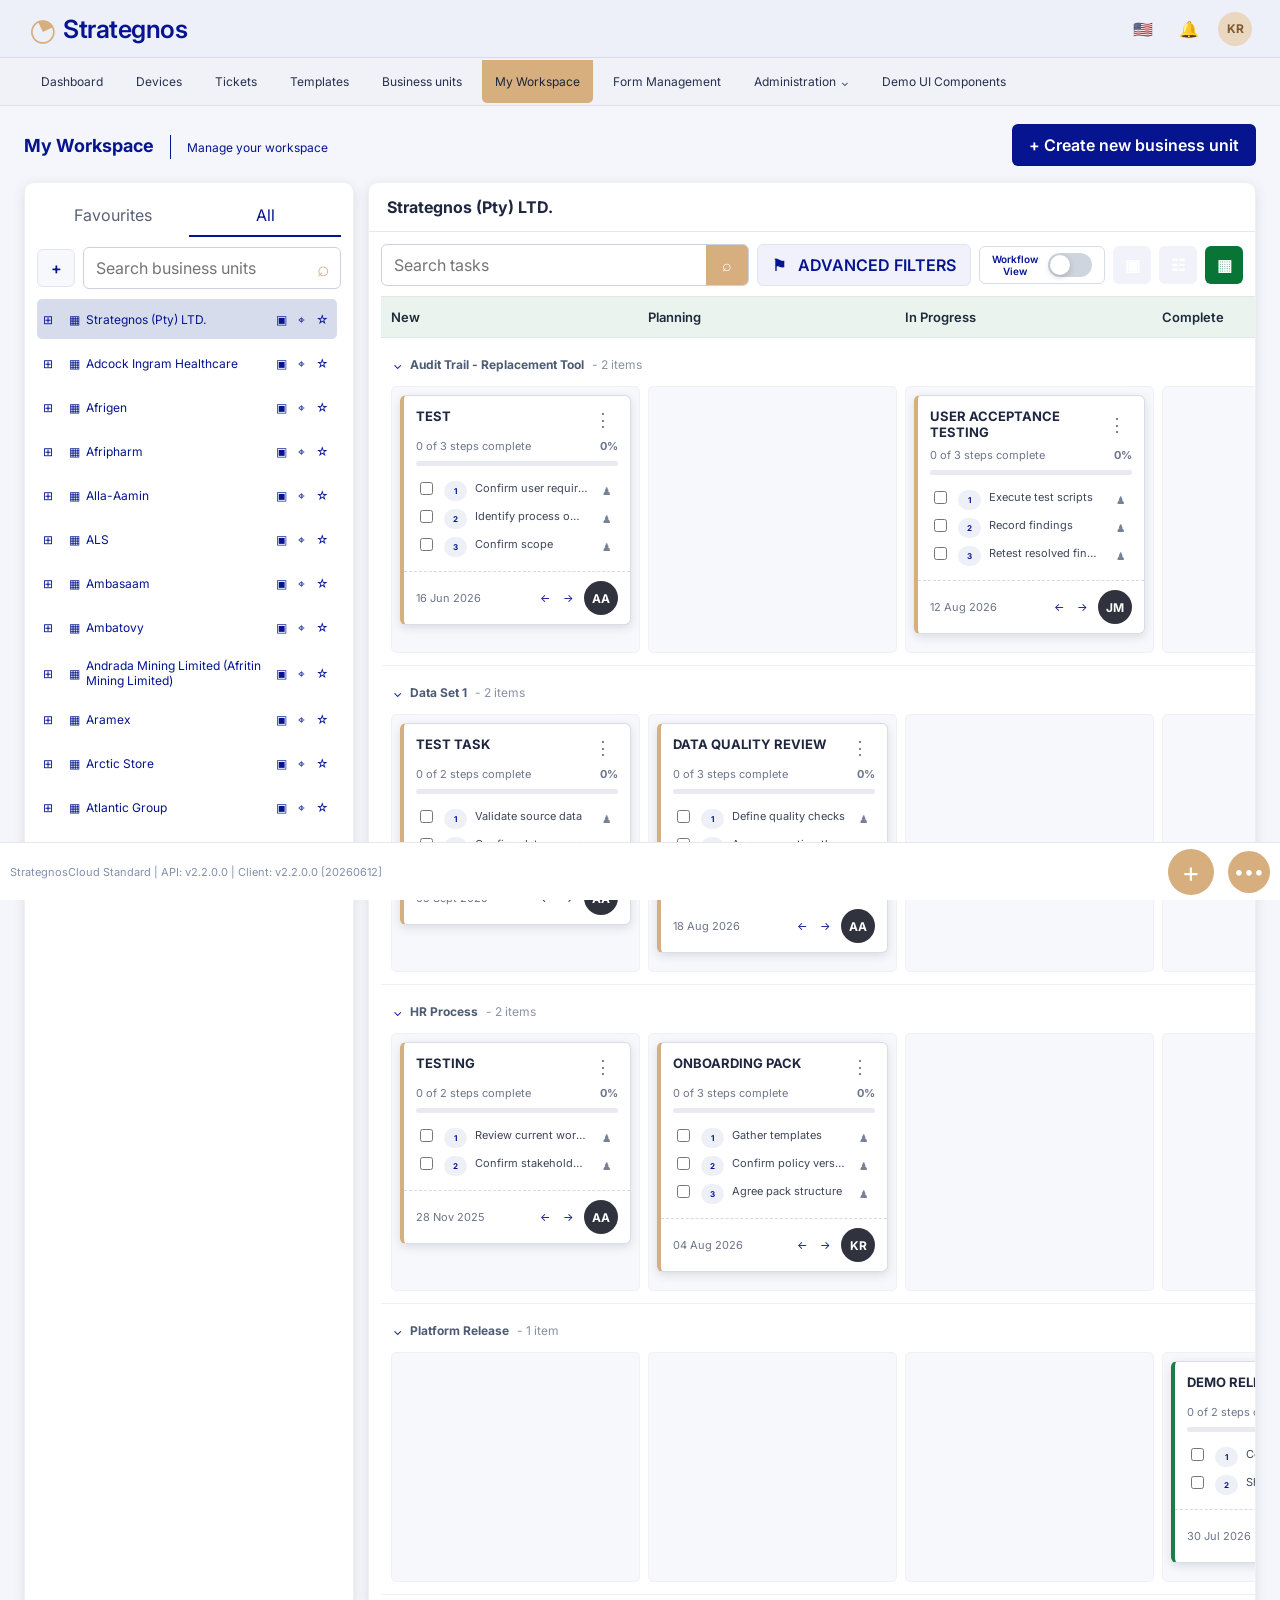
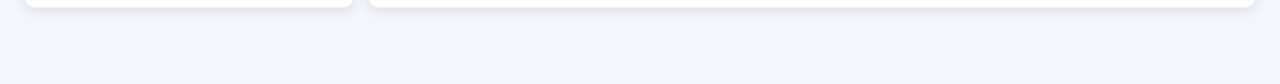
<file: index.html>
<!DOCTYPE html>
<html lang="en">
<head>
  <meta charset="UTF-8" />
  <meta name="viewport" content="width=device-width, initial-scale=1.0" />
  <title>Strategnos Workspace Demo</title>
  <link rel="preconnect" href="https://fonts.googleapis.com">
  <link rel="preconnect" href="https://fonts.gstatic.com" crossorigin>
  <link href="https://fonts.googleapis.com/css2?family=Inter:wght@400;500;600;700&display=swap" rel="stylesheet">
  <link rel="stylesheet" href="styles.css" />
</head>
<body>
  <div class="app-shell">
    <header class="top-header">
      <div class="brand-wrap">
        <div class="brand-mark">◔</div>
        <div class="brand-name">Strategnos</div>
      </div>
      <div class="top-actions">
        <button class="icon-button" title="Language">🇺🇸</button>
        <button class="icon-button" title="Notifications">🔔</button>
        <div class="avatar avatar-light">KR</div>
      </div>
    </header>

    <nav class="main-nav" aria-label="Main navigation">
      <a href="#">Dashboard</a>
      <a href="#">Devices</a>
      <a href="#">Tickets</a>
      <a href="#">Templates</a>
      <a href="#">Business units</a>
      <a class="active" href="#" id="myWorkspaceNav">My Workspace</a>
      <a href="#">Form Management</a>
      <div class="nav-dropdown">
        <button
          type="button"
          class="nav-dropdown-button"
          id="administrationNavButton"
        >
          Administration
          <span class="nav-chevron">⌄</span>
        </button>

        <div
          class="nav-dropdown-menu hidden"
          id="administrationMenu"
        >
          <button type="button" id="openWorkflowsPage">
            Workflows
          </button>
        </div>
      </div>
      <a href="#">Demo UI Components</a>
    </nav>

    <main id="workspacePage">
      <section class="page-heading">
        <div>
          <h1>My Workspace</h1>
          <span class="divider"></span>
          <span class="subtitle">Manage your workspace</span>
        </div>
        <button class="primary-button" id="newBusinessUnitBtn">+ Create new business unit</button>
      </section>

      <section class="workspace-layout">
        <aside class="business-panel panel">
          <div class="panel-tabs">
            <button>Favourites</button>
            <button class="active">All</button>
          </div>

          <div class="search-row side-search-row">
            <button class="square-button" id="addCompanyBtn">+</button>
            <div class="search-box">
              <input id="companySearch" type="text" placeholder="Search business units" />
              <span>⌕</span>
            </div>
          </div>

          <div id="businessList" class="business-list"></div>
        </aside>

        <section class="board-panel panel">
          <div class="board-title-row">
            <h2 id="selectedCompanyTitle">Strategnos (Pty) LTD.</h2>
          </div>

          <div class="board-toolbar">
            <div class="search-box board-search">
              <input id="taskSearch" type="text" placeholder="Search tasks" />
              <button id="taskSearchBtn">⌕</button>
            </div>
            <button class="filter-button" id="filterBtn">⚑ &nbsp; ADVANCED FILTERS</button>
            <button
                id="workflowViewToggle"
                class="workflow-toggle"
                aria-pressed="false"
            >
              <span class="workflow-toggle-label" >
                  Workflow <br>
                  View
              </span>
              <span class="workflow-toggle-track">
                  <span class="workflow-toggle-thumb"></span>
              </span>
            </button>
            <button class="toolbar-button" title="Calendar">▣</button>
            <button class="toolbar-button" title="List">☷</button>
            <button class="toolbar-button active" title="Board">▦</button>
          </div>

          <div class="board-container">
            <div id="kanbanBoard" class="kanban-board"></div>
          </div>
        </section>
      </section>
    </main>


    <main id="workflowsPage" class="application-page hidden">
      <section class="page-heading">
        <div>
          <h1>Workflow Configuration</h1>
          <span class="divider"></span>
          <span class="subtitle">Configure reusable task workflows</span>
        </div>
        <button class="primary-button" id="newWorkflowBtn">+ Create workflow</button>
      </section>

      <section class="workflow-page-layout">
        <aside class="workflow-list-panel panel">
          <div class="workflow-panel-heading">
            <h2>Workflows</h2>
          </div>

          <div class="search-box workflow-search">
            <input id="workflowSearch" type="text" placeholder="Search workflows" />
            <span>⌕</span>
          </div>

          <div id="workflowTemplateList" class="workflow-template-list"></div>
        </aside>

        <section class="workflow-editor-panel panel">
          <div id="workflowEmptyState" class="workflow-empty-state">
            <h2>Select a workflow</h2>
            <p>Select an existing workflow or create a new one.</p>
          </div>

          <form id="workflowEditorForm" class="workflow-editor hidden">
            <input id="workflowTemplateId" type="hidden" />

            <div class="workflow-editor-header">
              <div class="workflow-title-row">

                <div>
                  <h2 id="workflowEditorTitle">Workflow Designer </h2>
                  <p>Build the ordered process that tasks will follow.</p>
                </div>
              </div>

              <label class="workflow-active-toggle">
                <input id="workflowIsActive" type="checkbox" checked />
                <span class="toggle-track"><span class="toggle-thumb"></span></span>
                <span>Active</span>
                <button
                    id="linkWorkflowBtn"
                    type="button"
                    class="secondary-button">
                    🔗 Link
                </button>
              </label>
            </div>

            <div class="workflow-details-grid">
              <label>
                Workflow name *
                <input id="workflowName" type="text" required maxlength="100" placeholder="Enter workflow name" />
              </label>
              <label class="workflow-admin-field">
                Workflow Admin *

                <div class="workflow-admin-picker">
                  <div class="workflow-admin-combobox" id="workflowAdminCombobox">
                    <div
                      id="selectedWorkflowAdmin"
                      class="workflow-admin-bubbles"
                    ></div>

                    <input
                      id="workflowAdmin"
                      type="text"
                      placeholder="Search users by name or email"
                      autocomplete="off"
                    />

                    <span class="workflow-admin-search-icon">⌕</span>
                  </div>

                  <input id="workflowAdminUserId" type="hidden" />

                  <div
                    id="workflowAdminResults"
                    class="workflow-admin-results hidden"
                  ></div>
                </div>
              </label>
              <label>
                Description
                <input id="workflowDescription" type="text" maxlength="100" placeholder="Enter a short description" />
              </label>
            </div>

            <div class="workflow-stage-strip" id="workflowStageStrip"></div>

            <section class="workflow-stage-editor">
              <div class="workflow-stage-editor-header">
                <div>
                  <span class="eyebrow">CURRENT STAGE</span>
                  <h3 id="workflowStageTitle">New</h3>
                  <p id="workflowStageDescription">Configure the ordered subtasks required before this stage can advance.</p>
                </div>
                <span class="workflow-stage-count" id="workflowStageCount">0 subtasks</span>
              </div>

              <div id="workflowStatusConfiguration" class="workflow-status-configuration"></div>

              <div class="workflow-future-sections">

              </div>
            </section>

            <div class="workflow-editor-actions">
              <button type="button" class="danger-button" id="deleteWorkflowBtn">Delete workflow</button>
              <span class="modal-action-spacer"></span>
              <button type="button" class="secondary-button" id="cancelWorkflowBtn">Cancel</button>
              <button type="submit" class="primary-button">▣ Save workflow</button>
            </div>
          </form>
        </section>
      </section>
    </main>

    <footer>
      <span>StrategnosCloud Standard | API: v2.2.0.0 | Client: v2.2.0.0 [20260612]</span>
      <div class="footer-actions">
        <button class="floating-add" id="newTaskBtn">+</button>
        <button class="chat-button">•••</button>
      </div>
    </footer>
  </div>

  <div id="toast" class="toast" role="status" aria-live="polite"></div>

  <div id="taskModal" class="modal hidden" aria-hidden="true">
    <div class="modal-backdrop" data-close-modal></div>
    <div class="modal-card" role="dialog" aria-modal="true" aria-labelledby="modalTitle">
      <div class="modal-header">
        <h3 id="modalTitle">Create task</h3>
        <button class="icon-button" data-close-modal>✕</button>
      </div>
      <form id="taskForm">
        <label>
          Task title
          <input id="taskTitleInput" required maxlength="80" placeholder="Enter task title" />
        </label>

        <label>
          Project group
          <input id="taskGroupInput" required maxlength="80" placeholder="e.g. HR Process" />
        </label>

        <div class="form-grid">
          <label>
            Status
            <select id="taskStatusInput">
              <option>New</option>
              <option>Planning</option>
              <option>In Progress</option>
              <option>Complete</option>
            </select>
          </label>
          <label>
            Due date
            <input id="taskDueInput" type="date" required />
          </label>
        </div>

        <label>
          Assignee initials
          <input id="taskAssigneeInput" maxlength="3" value="AA" />
        </label>

        <label>
          Subtasks (one per line)
          <textarea id="taskSubtasksInput" rows="6" placeholder="Confirm requirements&#10;Prepare documents&#10;Obtain approval"></textarea>
        </label>

        <div class="modal-actions">
          <button type="button" class="secondary-button" data-close-modal>Cancel</button>
          <button type="submit" class="primary-button">Save task</button>
        </div>
      </form>
    </div>
  </div>

  <div id="folderWorkflowModal" class="modal hidden" aria-hidden="true">
    <div class="modal-backdrop" data-close-folder-workflow></div>
    <div class="modal-card folder-workflow-modal-card" role="dialog" aria-modal="true" aria-labelledby="folderWorkflowModalTitle">
      <div class="modal-header">
        <div>
          <h3 id="folderWorkflowModalTitle">Assign workflow to parent folder</h3>
          <p class="modal-subtitle">Tasks underneath this folder will inherit the selected workflow.</p>
        </div>
        <button class="icon-button" type="button" data-close-folder-workflow>✕</button>
      </div>

      <form id="folderWorkflowForm" class="folder-workflow-form">
        <input id="folderWorkflowGroupValue" type="hidden" />

        <div class="folder-context-card">
          <span class="folder-context-icon">▾</span>
          <div>
            <small>BUSINESS UNIT</small>
            <strong id="folderWorkflowCompany"></strong>
            <small>PARENT FOLDER</small>
            <strong id="folderWorkflowGroup"></strong>
          </div>
        </div>

        <label class="folder-workflow-field">
          Workflow
          <select id="folderWorkflowSelect"></select>
        </label>

        <div id="folderWorkflowPreview" class="folder-workflow-preview"></div>

        <label class="folder-apply-existing">
          <input id="applyWorkflowToExistingTasks" type="checkbox" checked />
          <span>
            <strong>Apply to existing tasks</strong>
            <small>Replace the current checklist configuration on all tasks already inside this folder.</small>
          </span>
        </label>

        <div class="folder-workflow-note">
          New tasks created under this parent folder will inherit the workflow automatically.
        </div>

        <div class="modal-actions folder-workflow-actions">
          <button type="button" class="secondary-button" data-close-folder-workflow>Cancel</button>
          <button type="submit" class="primary-button">Link workflow</button>
        </div>
      </form>
    </div>
  </div>

  <div id="taskFlyout" class="task-flyout-shell hidden" aria-hidden="true">
    <div class="flyout-backdrop" data-close-flyout></div>
    <aside class="task-flyout" role="dialog" aria-modal="true" aria-labelledby="flyoutTaskTitle">
      <header class="flyout-header">
        <h3 id="flyoutTaskTitle">Task</h3>
        <div class="flyout-header-actions">
          <button class="icon-button" title="Menu">☰</button>
          <button class="icon-button" title="Expand">↗</button>
          <button class="icon-button" data-close-flyout title="Close">✕</button>
        </div>
      </header>

      <div class="flyout-breadcrumb" id="flyoutBreadcrumb"></div>

      <nav class="flyout-tabs" aria-label="Task sections">
        <button class="flyout-tab active" data-flyout-tab="details">Details</button>
        <button class="flyout-tab" data-flyout-tab="files">Files</button>
        <button class="flyout-tab" data-flyout-tab="notes">Notes</button>
        <button class="flyout-tab" data-flyout-tab="forms">Forms</button>
        <button class="flyout-tab" data-flyout-tab="tags">Tags</button>
        <button class="flyout-tab" data-flyout-tab="subtasks">Subtasks</button>
      </nav>

      <form id="flyoutTaskForm" class="flyout-content">
        <input id="flyoutTaskId" type="hidden" />

        <section class="flyout-panel active" data-flyout-panel="details">
          <div class="flyout-form-grid one-column">
            <label>Name <span class="required">*</span>
              <input id="flyoutName" required maxlength="80" />
            </label>
          </div>

          <div class="flyout-form-grid two-column">
            <label>Assigned to
              <input id="flyoutAssignee" maxlength="3" />
            </label>
            <label class="protected-row"><span>🔒 Set as protected</span><input id="flyoutProtected" type="checkbox" /></label>
          </div>

          <div class="assignee-preview"><span class="avatar" id="flyoutAvatar">AA</span></div>

          <div class="flyout-form-grid two-column">
            <label>Status <span class="required">*</span>
              <select id="flyoutStatus">
                <option value="New">New</option>
                <option value="Planning">Planning</option>
                <option value="In Progress">In Progress</option>
                <option value="Complete">Complete</option>
              </select>
            </label>
            <label>Timezone <span class="required">*</span>
              <select id="flyoutTimezone"><option>(UTC+02:00) Harare, Pretoria</option></select>
            </label>
          </div>

          <div class="flyout-form-grid two-column">
            <label>Start date <span class="required">*</span><input id="flyoutStartDate" type="date" /></label>
            <label>End date <span class="required">*</span><input id="flyoutEndDate" type="date" /></label>
          </div>

          <div class="flyout-form-grid two-column">
            <label>Start time <span class="required">*</span><input id="flyoutStartTime" type="time" value="00:30" /></label>
            <label>End time <span class="required">*</span><input id="flyoutEndTime" type="time" value="01:00" /></label>
          </div>

          <div class="flyout-form-grid two-column">
            <label>Folder code<input id="flyoutFolderCode" /></label>
            <label>Task type <span class="required">*</span><select id="flyoutTaskType"><option>General</option><option>Project</option><option>Internal</option></select></label>
          </div>

          <div class="flyout-form-grid two-column">
            <label class="inline-check"><input id="flyoutBillable" type="checkbox" /> Is billable</label>
            <label>Travel distance<input id="flyoutTravelDistance" type="number" min="0" value="0" /></label>
          </div>
        </section>

        <section class="flyout-panel" data-flyout-panel="subtasks">
          <div class="subtask-intro">
            <div>
              <h4>Subtask workflow</h4>
              <p>Configure the ordered checklist shown for each main task status. Type a subtask and press Enter to create a bubble. The task moves forward automatically when every item in its current status is completed.</p>
            </div>
            <span class="status-pill" id="flyoutCurrentStatus"></span>
          </div>
          <div id="flyoutStatusConfiguration" class="flyout-status-configuration"></div>
        </section>

        <section class="flyout-panel placeholder-panel" data-flyout-panel="files"><h4>Files</h4><p>File attachments are not included in this demo.</p></section>
        <section class="flyout-panel placeholder-panel" data-flyout-panel="notes"><h4>Notes</h4><textarea rows="8" placeholder="Add task notes..."></textarea></section>
        <section class="flyout-panel placeholder-panel" data-flyout-panel="forms"><h4>Forms</h4><p>Linked forms would be displayed here.</p></section>
        <section class="flyout-panel placeholder-panel" data-flyout-panel="tags"><h4>Tags</h4><input placeholder="Add a tag" /></section>

        <footer class="flyout-footer">
          <button type="button" class="danger-button" id="deleteFlyoutTaskBtn">Delete task</button>
          <span class="modal-action-spacer"></span>
          <button type="button" class="secondary-button" data-close-flyout>Cancel</button>
          <button type="submit" class="primary-button">▣ Update</button>
        </footer>
      </form>
    </aside>
  </div>


  <div id="workflowLinkModal" class="modal hidden">

    <div class="modal-backdrop"></div>

    <div class="modal-dialog hierarchy-dialog">

        <div class="modal-header">
            <h2>Select folders to link this workflow to</h2>

            <button
                id="closeWorkflowLinkModal"
                class="icon-button">
                ✕
            </button>
        </div>

        <div class="modal-body">

            <label class="checkbox-row">
                <input
                    id="inheritChildren"
                    type="checkbox">

                Link to child folders
            </label>

            <input
                id="hierarchySearch"
                placeholder="Search folders..." />

            <div id="workflowHierarchyTree"></div>

        </div>

        <div class="modal-footer">

            <button
                class="secondary-button"
                id="cancelWorkflowLink">

                Cancel
            </button>

            <button
                class="primary-button"
                id="saveWorkflowLinks">

                Link selected folders
            </button>

        </div>

    </div>

</div>

  <script src="app.js"></script>
</body>
</html>
</file>
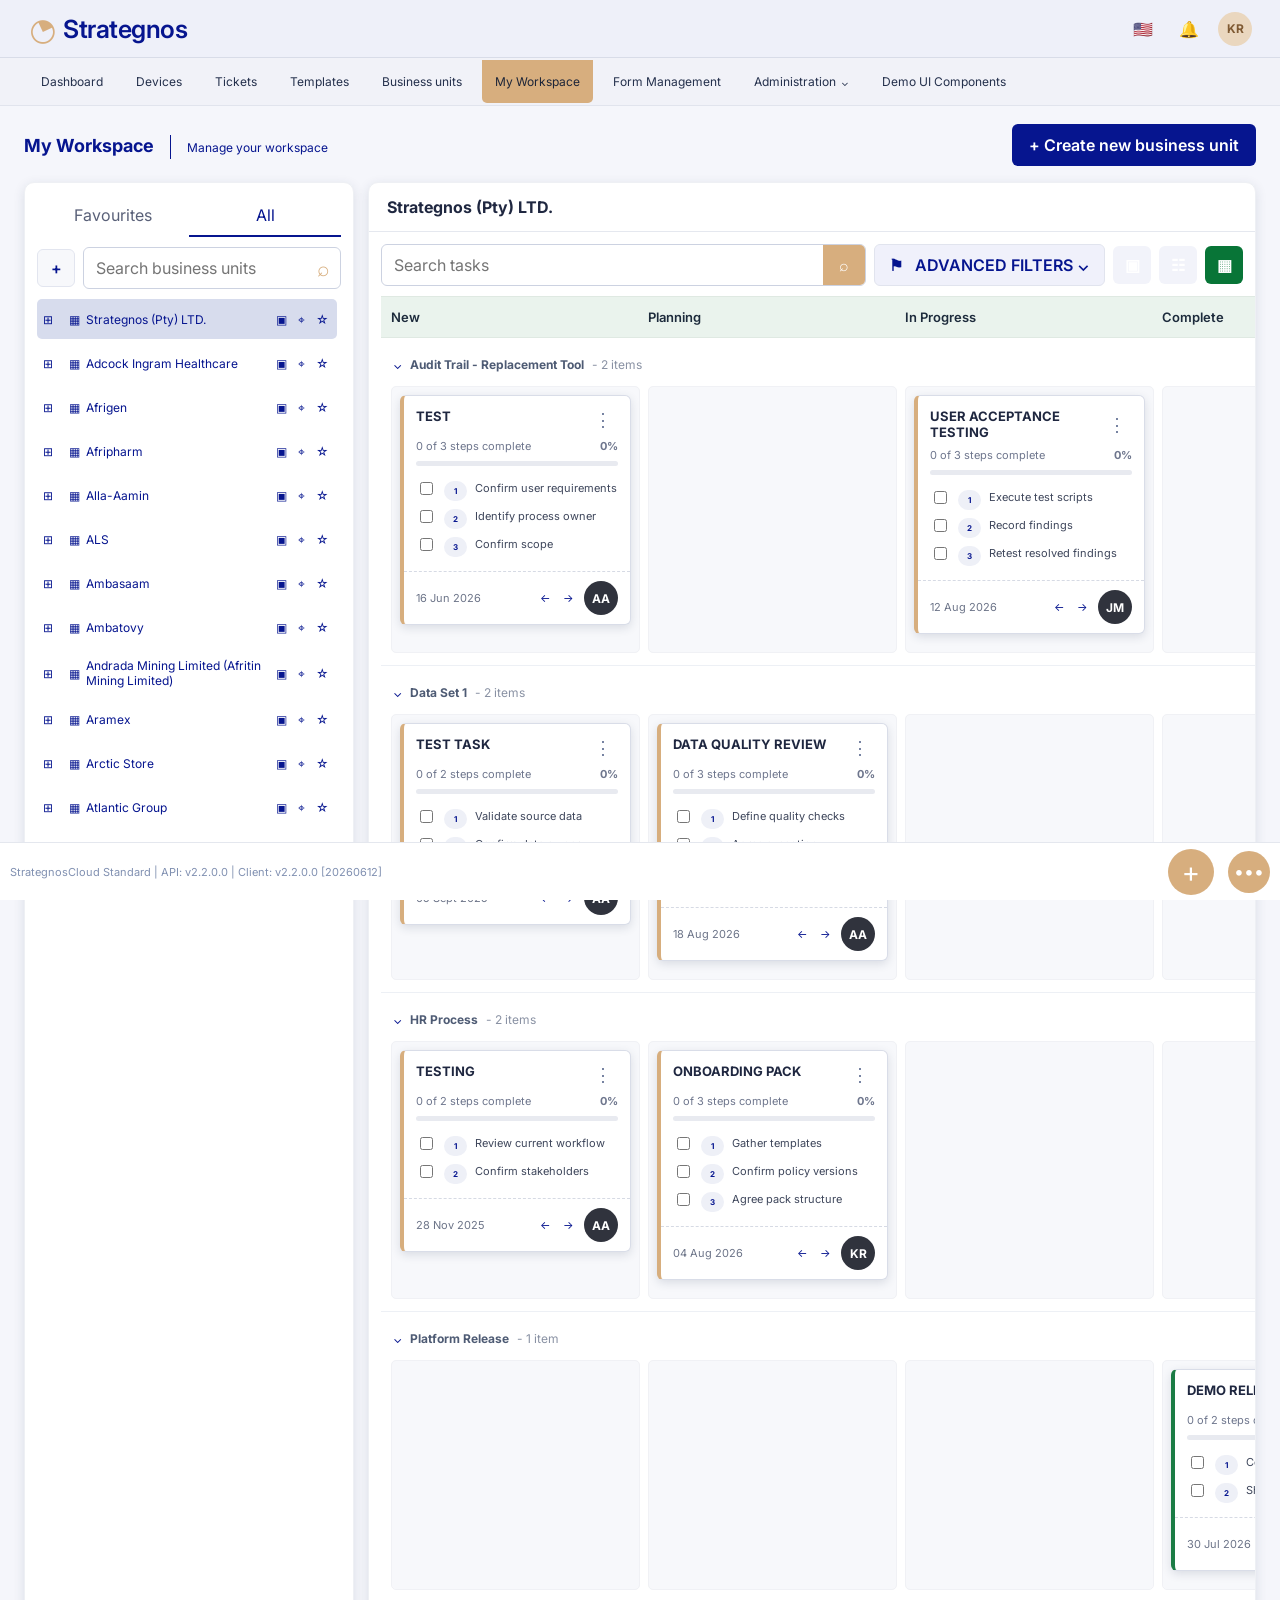
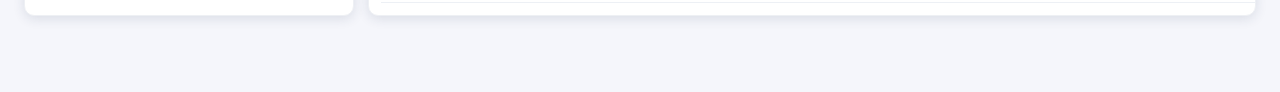
<file: backup/index.html>
<!DOCTYPE html>
<html lang="en">
<head>
  <meta charset="UTF-8" />
  <meta name="viewport" content="width=device-width, initial-scale=1.0" />
  <title>Strategnos Workspace Demo</title>
  <link rel="preconnect" href="https://fonts.googleapis.com">
  <link rel="preconnect" href="https://fonts.gstatic.com" crossorigin>
  <link href="https://fonts.googleapis.com/css2?family=Inter:wght@400;500;600;700&display=swap" rel="stylesheet">
  <link rel="stylesheet" href="styles.css" />
</head>
<body>
  <div class="app-shell">
    <header class="top-header">
      <div class="brand-wrap">
        <div class="brand-mark">◔</div>
        <div class="brand-name">Strategnos</div>
      </div>
      <div class="top-actions">
        <button class="icon-button" title="Language">🇺🇸</button>
        <button class="icon-button" title="Notifications">🔔</button>
        <div class="avatar avatar-light">KR</div>
      </div>
    </header>

    <nav class="main-nav" aria-label="Main navigation">
      <a href="#">Dashboard</a>
      <a href="#">Devices</a>
      <a href="#">Tickets</a>
      <a href="#">Templates</a>
      <a href="#">Business units</a>
      <a class="active" href="#" id="myWorkspaceNav">My Workspace</a>
      <a href="#">Form Management</a>
      <div class="nav-dropdown">
        <button
          type="button"
          class="nav-dropdown-button"
          id="administrationNavButton"
        >
          Administration
          <span class="nav-chevron">⌄</span>
        </button>

        <div
          class="nav-dropdown-menu hidden"
          id="administrationMenu"
        >
          <button type="button" id="openWorkflowsPage">
            Workflows
          </button>
        </div>
      </div>
      <a href="#">Demo UI Components</a>
    </nav>

    <main id="workspacePage">
      <section class="page-heading">
        <div>
          <h1>My Workspace</h1>
          <span class="divider"></span>
          <span class="subtitle">Manage your workspace</span>
        </div>
        <button class="primary-button" id="newBusinessUnitBtn">+ Create new business unit</button>
      </section>

      <section class="workspace-layout">
        <aside class="business-panel panel">
          <div class="panel-tabs">
            <button>Favourites</button>
            <button class="active">All</button>
          </div>

          <div class="search-row side-search-row">
            <button class="square-button" id="addCompanyBtn">+</button>
            <div class="search-box">
              <input id="companySearch" type="text" placeholder="Search business units" />
              <span>⌕</span>
            </div>
          </div>

          <div id="businessList" class="business-list"></div>
        </aside>

        <section class="board-panel panel">
          <div class="board-title-row">
            <h2 id="selectedCompanyTitle">Strategnos (Pty) LTD.</h2>
          </div>

          <div class="board-toolbar">
            <div class="search-box board-search">
              <input id="taskSearch" type="text" placeholder="Search tasks" />
              <button id="taskSearchBtn">⌕</button>
            </div>
            <button class="filter-button" id="filterBtn">⚑ &nbsp; ADVANCED FILTERS <span>⌄</span></button>
            <button class="toolbar-button" title="Calendar">▣</button>
            <button class="toolbar-button" title="List">☷</button>
            <button class="toolbar-button active" title="Board">▦</button>
          </div>

          <div class="board-container">
            <div id="kanbanBoard" class="kanban-board"></div>
          </div>
        </section>
      </section>
    </main>


    <main id="workflowsPage" class="application-page hidden">
      <section class="page-heading">
        <div>
          <h1>Workflow Configuration</h1>
          <span class="divider"></span>
          <span class="subtitle">Configure reusable task workflows</span>
        </div>
        <button class="primary-button" id="newWorkflowBtn">+ Create workflow</button>
      </section>

      <section class="workflow-page-layout">
        <aside class="workflow-list-panel panel">
          <div class="workflow-panel-heading">
            <h2>Workflows</h2>
          </div>

          <div class="search-box workflow-search">
            <input id="workflowSearch" type="text" placeholder="Search workflows" />
            <span>⌕</span>
          </div>

          <div id="workflowTemplateList" class="workflow-template-list"></div>
        </aside>

        <section class="workflow-editor-panel panel">
          <div id="workflowEmptyState" class="workflow-empty-state">
            <h2>Select a workflow</h2>
            <p>Select an existing workflow or create a new one.</p>
          </div>

          <form id="workflowEditorForm" class="workflow-editor hidden">
            <input id="workflowTemplateId" type="hidden" />

            <div class="workflow-editor-header">
              <div class="workflow-title-row">

                <div>
                  <h2 id="workflowEditorTitle">Workflow Designer </h2>
                  <p>Build the ordered process that tasks will follow.</p>
                </div>
              </div>

              <label class="workflow-active-toggle">
                <input id="workflowIsActive" type="checkbox" checked />
                <span class="toggle-track"><span class="toggle-thumb"></span></span>
                <span>Active</span>
                <button
                    id="linkWorkflowBtn"
                    type="button"
                    class="secondary-button">
                    🔗 Link
                </button>
              </label>
            </div>

            <div class="workflow-details-grid">
              <label>
                Workflow name *
                <input id="workflowName" type="text" required maxlength="100" placeholder="Enter workflow name" />
              </label>
              <label class="workflow-admin-field">
                Workflow Admin *

                <div class="workflow-admin-picker">
                  <div class="workflow-admin-combobox" id="workflowAdminCombobox">
                    <div
                      id="selectedWorkflowAdmin"
                      class="workflow-admin-bubbles"
                    ></div>

                    <input
                      id="workflowAdmin"
                      type="text"
                      placeholder="Search users by name or email"
                      autocomplete="off"
                    />

                    <span class="workflow-admin-search-icon">⌕</span>
                  </div>

                  <input id="workflowAdminUserId" type="hidden" />

                  <div
                    id="workflowAdminResults"
                    class="workflow-admin-results hidden"
                  ></div>
                </div>
              </label>
              <label>
                Description
                <input id="workflowDescription" type="text" maxlength="100" placeholder="Enter a short description" />
              </label>
            </div>

            <div class="workflow-stage-strip" id="workflowStageStrip"></div>

            <section class="workflow-stage-editor">
              <div class="workflow-stage-editor-header">
                <div>
                  <span class="eyebrow">CURRENT STAGE</span>
                  <h3 id="workflowStageTitle">New</h3>
                  <p id="workflowStageDescription">Configure the ordered subtasks required before this stage can advance.</p>
                </div>
                <span class="workflow-stage-count" id="workflowStageCount">0 subtasks</span>
              </div>

              <div id="workflowStatusConfiguration" class="workflow-status-configuration"></div>

              <div class="workflow-future-sections">

              </div>
            </section>

            <div class="workflow-editor-actions">
              <button type="button" class="danger-button" id="deleteWorkflowBtn">Delete workflow</button>
              <span class="modal-action-spacer"></span>
              <button type="button" class="secondary-button" id="cancelWorkflowBtn">Cancel</button>
              <button type="submit" class="primary-button">▣ Save workflow</button>
            </div>
          </form>
        </section>
      </section>
    </main>

    <footer>
      <span>StrategnosCloud Standard | API: v2.2.0.0 | Client: v2.2.0.0 [20260612]</span>
      <div class="footer-actions">
        <button class="floating-add" id="newTaskBtn">+</button>
        <button class="chat-button">•••</button>
      </div>
    </footer>
  </div>

  <div id="toast" class="toast" role="status" aria-live="polite"></div>

  <div id="taskModal" class="modal hidden" aria-hidden="true">
    <div class="modal-backdrop" data-close-modal></div>
    <div class="modal-card" role="dialog" aria-modal="true" aria-labelledby="modalTitle">
      <div class="modal-header">
        <h3 id="modalTitle">Create task</h3>
        <button class="icon-button" data-close-modal>✕</button>
      </div>
      <form id="taskForm">
        <label>
          Task title
          <input id="taskTitleInput" required maxlength="80" placeholder="Enter task title" />
        </label>

        <label>
          Project group
          <input id="taskGroupInput" required maxlength="80" placeholder="e.g. HR Process" />
        </label>

        <div class="form-grid">
          <label>
            Status
            <select id="taskStatusInput">
              <option>New</option>
              <option>Planning</option>
              <option>In Progress</option>
              <option>Complete</option>
            </select>
          </label>
          <label>
            Due date
            <input id="taskDueInput" type="date" required />
          </label>
        </div>

        <label>
          Assignee initials
          <input id="taskAssigneeInput" maxlength="3" value="AA" />
        </label>

        <label>
          Subtasks (one per line)
          <textarea id="taskSubtasksInput" rows="6" placeholder="Confirm requirements&#10;Prepare documents&#10;Obtain approval"></textarea>
        </label>

        <div class="modal-actions">
          <button type="button" class="secondary-button" data-close-modal>Cancel</button>
          <button type="submit" class="primary-button">Save task</button>
        </div>
      </form>
    </div>
  </div>

  <div id="folderWorkflowModal" class="modal hidden" aria-hidden="true">
    <div class="modal-backdrop" data-close-folder-workflow></div>
    <div class="modal-card folder-workflow-modal-card" role="dialog" aria-modal="true" aria-labelledby="folderWorkflowModalTitle">
      <div class="modal-header">
        <div>
          <h3 id="folderWorkflowModalTitle">Assign workflow to parent folder</h3>
          <p class="modal-subtitle">Tasks underneath this folder will inherit the selected workflow.</p>
        </div>
        <button class="icon-button" type="button" data-close-folder-workflow>✕</button>
      </div>

      <form id="folderWorkflowForm" class="folder-workflow-form">
        <input id="folderWorkflowGroupValue" type="hidden" />

        <div class="folder-context-card">
          <span class="folder-context-icon">▾</span>
          <div>
            <small>BUSINESS UNIT</small>
            <strong id="folderWorkflowCompany"></strong>
            <small>PARENT FOLDER</small>
            <strong id="folderWorkflowGroup"></strong>
          </div>
        </div>

        <label class="folder-workflow-field">
          Workflow
          <select id="folderWorkflowSelect"></select>
        </label>

        <div id="folderWorkflowPreview" class="folder-workflow-preview"></div>

        <label class="folder-apply-existing">
          <input id="applyWorkflowToExistingTasks" type="checkbox" checked />
          <span>
            <strong>Apply to existing tasks</strong>
            <small>Replace the current checklist configuration on all tasks already inside this folder.</small>
          </span>
        </label>

        <div class="folder-workflow-note">
          New tasks created under this parent folder will inherit the workflow automatically.
        </div>

        <div class="modal-actions folder-workflow-actions">
          <button type="button" class="secondary-button" data-close-folder-workflow>Cancel</button>
          <button type="submit" class="primary-button">Link workflow</button>
        </div>
      </form>
    </div>
  </div>

  <div id="taskFlyout" class="task-flyout-shell hidden" aria-hidden="true">
    <div class="flyout-backdrop" data-close-flyout></div>
    <aside class="task-flyout" role="dialog" aria-modal="true" aria-labelledby="flyoutTaskTitle">
      <header class="flyout-header">
        <h3 id="flyoutTaskTitle">Task</h3>
        <div class="flyout-header-actions">
          <button class="icon-button" title="Menu">☰</button>
          <button class="icon-button" title="Expand">↗</button>
          <button class="icon-button" data-close-flyout title="Close">✕</button>
        </div>
      </header>

      <div class="flyout-breadcrumb" id="flyoutBreadcrumb"></div>

      <nav class="flyout-tabs" aria-label="Task sections">
        <button class="flyout-tab active" data-flyout-tab="details">Details</button>
        <button class="flyout-tab" data-flyout-tab="files">Files</button>
        <button class="flyout-tab" data-flyout-tab="notes">Notes</button>
        <button class="flyout-tab" data-flyout-tab="forms">Forms</button>
        <button class="flyout-tab" data-flyout-tab="tags">Tags</button>
        <button class="flyout-tab" data-flyout-tab="subtasks">Subtasks</button>
      </nav>

      <form id="flyoutTaskForm" class="flyout-content">
        <input id="flyoutTaskId" type="hidden" />

        <section class="flyout-panel active" data-flyout-panel="details">
          <div class="flyout-form-grid one-column">
            <label>Name <span class="required">*</span>
              <input id="flyoutName" required maxlength="80" />
            </label>
          </div>

          <div class="flyout-form-grid two-column">
            <label>Assigned to
              <input id="flyoutAssignee" maxlength="3" />
            </label>
            <label class="protected-row"><span>🔒 Set as protected</span><input id="flyoutProtected" type="checkbox" /></label>
          </div>

          <div class="assignee-preview"><span class="avatar" id="flyoutAvatar">AA</span></div>

          <div class="flyout-form-grid two-column">
            <label>Status <span class="required">*</span>
              <select id="flyoutStatus">
                <option value="New">New</option>
                <option value="Planning">Planning</option>
                <option value="In Progress">In Progress</option>
                <option value="Complete">Complete</option>
              </select>
            </label>
            <label>Timezone <span class="required">*</span>
              <select id="flyoutTimezone"><option>(UTC+02:00) Harare, Pretoria</option></select>
            </label>
          </div>

          <div class="flyout-form-grid two-column">
            <label>Start date <span class="required">*</span><input id="flyoutStartDate" type="date" /></label>
            <label>End date <span class="required">*</span><input id="flyoutEndDate" type="date" /></label>
          </div>

          <div class="flyout-form-grid two-column">
            <label>Start time <span class="required">*</span><input id="flyoutStartTime" type="time" value="00:30" /></label>
            <label>End time <span class="required">*</span><input id="flyoutEndTime" type="time" value="01:00" /></label>
          </div>

          <div class="flyout-form-grid two-column">
            <label>Folder code<input id="flyoutFolderCode" /></label>
            <label>Task type <span class="required">*</span><select id="flyoutTaskType"><option>General</option><option>Project</option><option>Internal</option></select></label>
          </div>

          <div class="flyout-form-grid two-column">
            <label class="inline-check"><input id="flyoutBillable" type="checkbox" /> Is billable</label>
            <label>Travel distance<input id="flyoutTravelDistance" type="number" min="0" value="0" /></label>
          </div>
        </section>

        <section class="flyout-panel" data-flyout-panel="subtasks">
          <div class="subtask-intro">
            <div>
              <h4>Subtask workflow</h4>
              <p>Configure the ordered checklist shown for each main task status. Type a subtask and press Enter to create a bubble. The task moves forward automatically when every item in its current status is completed.</p>
            </div>
            <span class="status-pill" id="flyoutCurrentStatus"></span>
          </div>
          <div id="flyoutStatusConfiguration" class="flyout-status-configuration"></div>
        </section>

        <section class="flyout-panel placeholder-panel" data-flyout-panel="files"><h4>Files</h4><p>File attachments are not included in this demo.</p></section>
        <section class="flyout-panel placeholder-panel" data-flyout-panel="notes"><h4>Notes</h4><textarea rows="8" placeholder="Add task notes..."></textarea></section>
        <section class="flyout-panel placeholder-panel" data-flyout-panel="forms"><h4>Forms</h4><p>Linked forms would be displayed here.</p></section>
        <section class="flyout-panel placeholder-panel" data-flyout-panel="tags"><h4>Tags</h4><input placeholder="Add a tag" /></section>

        <footer class="flyout-footer">
          <button type="button" class="danger-button" id="deleteFlyoutTaskBtn">Delete task</button>
          <span class="modal-action-spacer"></span>
          <button type="button" class="secondary-button" data-close-flyout>Cancel</button>
          <button type="submit" class="primary-button">▣ Update</button>
        </footer>
      </form>
    </aside>
  </div>


  <div id="workflowLinkModal" class="modal hidden">

    <div class="modal-backdrop"></div>

    <div class="modal-dialog hierarchy-dialog">

        <div class="modal-header">
            <h2>Select folders to link this workflow to</h2>

            <button
                id="closeWorkflowLinkModal"
                class="icon-button">
                ✕
            </button>
        </div>

        <div class="modal-body">

            <label class="checkbox-row">
                <input
                    id="inheritChildren"
                    type="checkbox">

                Link to child folders
            </label>

            <input
                id="hierarchySearch"
                placeholder="Search folders..." />

            <div id="workflowHierarchyTree"></div>

        </div>

        <div class="modal-footer">

            <button
                class="secondary-button"
                id="cancelWorkflowLink">

                Cancel
            </button>

            <button
                class="primary-button"
                id="saveWorkflowLinks">

                Link selected folders
            </button>

        </div>

    </div>

</div>

  <script src="app.js"></script>
</body>
</html>
</file>
<file: styles.css>
:root {
  --navy: #06158f;
  --navy-2: #111f9d;
  --gold: #d7ae7e;
  --gold-light: #f4e8d8;
  --bg: #f5f6fb;
  --panel: #ffffff;
  --border: #e2e5ef;
  --muted: #6f7891;
  --text: #1f2740;
  --column: #f7f8fb;
  --green-soft: #e9f4ec;
  --green: #1b7c45;
  --danger: #b33b43;
  --shadow: 0 3px 12px rgba(33, 47, 86, 0.12);
}

* { box-sizing: border-box; }

html, body {
  margin: 0;
  min-height: 100%;
  font-family: "Inter", Arial, sans-serif;
  color: var(--text);
  background: var(--bg);
}

button, input, textarea, select { font: inherit; }
button { cursor: pointer; }

.app-shell { min-height: 100vh; padding-bottom: 58px; }

.top-header {
  height: 58px;
  display: flex;
  align-items: center;
  justify-content: space-between;
  padding: 0 28px;
  border-bottom: 1px solid #d8dce8;
  background: #eef0f9;
}

.brand-wrap { display: flex; align-items: center; gap: 8px; }
.brand-mark { font-size: 31px; color: var(--gold); transform: rotate(-25deg); }
.brand-name { font-size: 25px; font-weight: 600; color: var(--navy); letter-spacing: -0.5px; }
.top-actions { display: flex; align-items: center; gap: 12px; }

.icon-button {
  border: 0;
  background: transparent;
  color: var(--navy);
  padding: 7px;
  border-radius: 8px;
}
.icon-button:hover { background: rgba(6, 21, 143, 0.06); }

.avatar {
  width: 34px;
  height: 34px;
  display: grid;
  place-items: center;
  border-radius: 50%;
  background: #30333d;
  color: white;
  font-size: 12px;
  font-weight: 700;
}
.avatar-light { background: #ead7bf; color: #7f5a33; }

.main-nav {
  position: relative;
  z-index: 100;
  display: flex;
  align-items: center;
  gap: 7px;
  height: 48px;
  padding: 0 28px;
  overflow: visible;
  background: #f1f2f8;
  border-bottom: 1px solid #e1e4ed;
}
.main-nav a {
  white-space: nowrap;
  text-decoration: none;
  color: #24304c;
  font-size: 12px;
  padding: 14px 13px;
  border-radius: 0 0 5px 5px;
}
.main-nav a.active { background: var(--gold); color: #1d2538; }

main { padding: 18px 24px; }
.page-heading {
  display: flex;
  justify-content: space-between;
  align-items: center;
  margin-bottom: 16px;
}
.page-heading h1 { display: inline; font-size: 18px; color: var(--navy); margin: 0; }
.divider { display: inline-block; width: 1px; height: 24px; background: var(--navy); margin: 0 12px -7px; }
.subtitle { font-size: 12px; color: var(--navy); }

.primary-button,
.secondary-button,
.filter-button,
.toolbar-button,
.square-button {
  border-radius: 6px;
  border: 1px solid transparent;
  font-weight: 600;
}
.primary-button { background: var(--navy); color: white; padding: 10px 16px; }
.primary-button:hover { background: #091cb4; }
.secondary-button { background: #fff; color: var(--text); border-color: var(--border); padding: 10px 16px; }

.workspace-layout {
  display: grid;
  grid-template-columns: 330px minmax(0, 1fr);
  gap: 14px;
  min-height: calc(100vh - 205px);
}
.panel {
  background: var(--panel);
  border: 1px solid #eef0f4;
  box-shadow: var(--shadow);
  border-radius: 10px;
  overflow: hidden;
}

.business-panel { padding: 12px; }
.panel-tabs { display: grid; grid-template-columns: 1fr 1fr; margin-bottom: 10px; }
.panel-tabs button {
  border: 0;
  background: transparent;
  padding: 10px;
  color: #596078;
  border-bottom: 2px solid transparent;
}
.panel-tabs button.active { color: var(--navy); border-bottom-color: var(--navy); }

.search-row { display: flex; gap: 8px; align-items: center; }
.square-button { width: 38px; height: 38px; background: #f7f8fb; border-color: var(--border); color: var(--navy); }
.search-box {
  display: flex;
  align-items: center;
  border: 1px solid #ccd2e1;
  border-radius: 6px;
  background: #fff;
  overflow: hidden;
}
.search-box input { flex: 1; min-width: 0; border: 0; outline: 0; padding: 10px 12px; background: transparent; }
.search-box span { padding: 0 10px; color: var(--gold); font-size: 21px; }
.side-search-row .search-box { flex: 1; }

.business-list {
  margin-top: 10px;
  max-height: calc(100vh - 325px);
  overflow: auto;
  padding-right: 4px;
}
.business-item {
  display: grid;
  grid-template-columns: 22px 1fr auto;
  align-items: center;
  gap: 4px;
  min-height: 40px;
  padding: 7px 6px;
  margin-bottom: 4px;
  border-radius: 5px;
  color: var(--navy);
  font-size: 12px;
}
.business-item:hover { background: #f2f4fa; }
.business-item.selected { background: #d7dced; }
.business-name { display: flex; gap: 6px; align-items: center; line-height: 1.25; }
.business-icons { display: flex; gap: 7px; color: var(--navy); }
.business-icons button { border: 0; background: transparent; color: inherit; padding: 2px; }

.board-panel { display: flex; flex-direction: column; min-width: 0; }
.board-title-row { padding: 14px 18px; border-bottom: 1px solid #e5e8ef; }
.board-title-row h2 { margin: 0; font-size: 16px; }
.board-toolbar { display: flex; gap: 8px; padding: 12px 12px 10px; align-items: center; }
.board-search { flex: 1; }
.board-search button { border: 0; background: var(--gold); color: white; align-self: stretch; width: 42px; }
.filter-button { border-color: #e1e4ee; color: var(--navy); background: #f0f1fb; padding: 10px 14px; }
.toolbar-button { width: 38px; height: 38px; background: #f2f3fa; color: white; border: 0; }
.toolbar-button.active { background: #087537; }

.board-container { overflow: auto; padding: 0 12px 12px; flex: 1; }
.kanban-board { min-width: 1040px; }

.status-header {
  display: grid;
  grid-template-columns: repeat(4, minmax(220px, 1fr));
  gap: 8px;
  padding: 12px 10px;
  background: #eaf3ed;
  border-top: 1px solid #dfe9e2;
  border-bottom: 1px solid #dfe9e2;
  position: sticky;
  top: 0;
  z-index: 4;
}
.status-title { font-size: 13px; font-weight: 600; color: #1d2b3c; }

.project-group { border-bottom: 1px solid #edf0f5; }
.project-heading {
  display: flex;
  align-items: center;
  gap: 8px;
  padding: 12px 12px 8px;
  font-size: 12px;
  color: #4e5b74;
}
.group-chevron { color: var(--navy); }
.group-count { color: #8991a3; }

.group-grid {
  display: grid;
  grid-template-columns: repeat(4, minmax(220px, 1fr));
  gap: 8px;
  padding: 0 10px 12px;
}
.status-column {
  min-height: 165px;
  background: var(--column);
  border-radius: 5px;
  padding: 8px;
  border: 1px solid #f0f1f5;
}

.task-card {
  background: #fff;
  border: 1px solid #d9dde8;
  border-left: 4px solid var(--gold);
  border-radius: 6px;
  box-shadow: 0 3px 10px rgba(45, 57, 88, 0.14);
  margin-bottom: 10px;
  overflow: visible;
}
.task-card.complete { border-left-color: var(--green); }
.task-card-header { display: flex; justify-content: space-between; gap: 8px; padding: 12px 12px 8px; }
.task-title { font-size: 13px; font-weight: 700; text-transform: uppercase; }
.card-menu { border: 0; background: transparent; color: #6e7b9c; font-size: 18px; }
.progress-row { display: flex; justify-content: space-between; gap: 12px; padding: 0 12px 8px; color: #6e768d; font-size: 11px; }
.progress-track { margin: 0 12px 9px; height: 5px; border-radius: 99px; background: #e8eaf0; overflow: hidden; }
.progress-bar { height: 100%; background: var(--navy); transition: width .25s ease; }
.task-card.complete .progress-bar { background: var(--green); }
.checklist { padding: 2px 12px 10px; }
.check-item { display: flex; gap: 8px; align-items: flex-start; padding: 4px 0; font-size: 11px; color: #3e465b; }
.check-item input { margin-top: 1px; accent-color: var(--navy); }
.check-item.done span { color: #8c93a4; text-decoration: line-through; }
.card-footer { display: flex; justify-content: space-between; align-items: center; border-top: 1px dashed #d6dae4; padding: 9px 12px; color: #6c7488; font-size: 11px; }
.card-footer-right { display: flex; gap: 8px; align-items: center; }
.small-action { border: 0; background: transparent; color: var(--navy); padding: 2px; }
.empty-column { display: grid; place-items: center; min-height: 140px; color: #b0b5c2; font-size: 11px; }

footer {
  position: fixed;
  left: 0;
  right: 0;
  bottom: 0;
  height: 58px;
  display: flex;
  align-items: center;
  justify-content: space-between;
  padding: 0 10px;
  background: white;
  color: #8090b1;
  font-size: 11px;
  border-top: 1px solid #e4e7ee;
  z-index: 20;
}
.footer-actions { display: flex; gap: 14px; align-items: center; }
.floating-add, .chat-button {
  border: 0;
  border-radius: 50%;
  display: grid;
  place-items: center;
  color: white;
  background: var(--gold);
}
.floating-add { width: 46px; height: 46px; font-size: 28px; }
.chat-button { width: 42px; height: 42px; font-size: 18px; }

.toast {
  position: fixed;
  right: 22px;
  bottom: 78px;
  z-index: 50;
  background: #1f2a44;
  color: white;
  padding: 12px 16px;
  border-radius: 7px;
  box-shadow: var(--shadow);
  opacity: 0;
  transform: translateY(10px);
  pointer-events: none;
  transition: .2s ease;
  font-size: 13px;
}
.toast.show { opacity: 1; transform: translateY(0); }

.modal.hidden { display: none; }
.modal { position: fixed; inset: 0; z-index: 100; }
.modal-backdrop { position: absolute; inset: 0; background: rgba(17, 24, 51, 0.52); }
.modal-card {
  position: relative;
  width: min(620px, calc(100% - 28px));
  max-height: calc(100vh - 40px);
  overflow: auto;
  margin: 20px auto;
  background: white;
  border-radius: 12px;
  box-shadow: 0 20px 60px rgba(17, 24, 51, .28);
}
.modal-header { display: flex; justify-content: space-between; align-items: center; padding: 18px 20px; border-bottom: 1px solid var(--border); }
.modal-header h3 { margin: 0; }
#taskForm { padding: 18px 20px 20px; display: grid; gap: 14px; }
#taskForm label { display: grid; gap: 6px; font-size: 12px; font-weight: 600; color: #3c465d; }
#taskForm input, #taskForm textarea, #taskForm select {
  width: 100%;
  padding: 10px 11px;
  border: 1px solid #ccd2df;
  border-radius: 6px;
  outline: 0;
  background: white;
}
#taskForm input:focus, #taskForm textarea:focus, #taskForm select:focus { border-color: var(--navy); box-shadow: 0 0 0 3px rgba(6,21,143,.08); }
.form-grid { display: grid; grid-template-columns: 1fr 1fr; gap: 12px; }
.modal-actions { display: flex; justify-content: flex-end; gap: 10px; margin-top: 4px; }

@media (max-width: 1000px) {
  .workspace-layout { grid-template-columns: 1fr; }
  .business-panel { display: none; }
  .board-toolbar { flex-wrap: wrap; }
  .board-search { flex-basis: 100%; }
}

@media (max-width: 650px) {
  .top-header, .main-nav, main { padding-left: 12px; padding-right: 12px; }
  .page-heading { align-items: flex-start; gap: 10px; }
  .page-heading .primary-button { display: none; }
  .form-grid { grid-template-columns: 1fr; }
}

.substatus-caption { margin-top: 3px; color: #8a92a6; font-size: 10px; font-weight: 500; }
.empty-checklist { color: #9299aa; font-style: italic; line-height: 1.35; }
.modal-card-wide { width: min(900px, calc(100% - 28px)); }
.modal-subtitle { margin: 5px 0 0; color: var(--muted); font-size: 12px; }
#configureTaskForm { padding: 18px 20px 20px; }
.config-summary { display: grid; grid-template-columns: 1fr 1fr; gap: 12px; margin-bottom: 16px; }
.config-summary > div { padding: 12px 14px; border: 1px solid var(--border); border-radius: 8px; background: #f8f9fc; display: grid; gap: 5px; }
.config-label { color: var(--muted); font-size: 10px; text-transform: uppercase; letter-spacing: .06em; }
.status-configuration-fields { display: grid; grid-template-columns: 1fr 1fr; gap: 12px; }
.status-config-card { border: 1px solid var(--border); border-radius: 9px; padding: 14px; background: #fff; }
.status-config-card.current { border-color: #9ca7e8; box-shadow: 0 0 0 2px rgba(6, 21, 143, .08); }
.status-config-heading { display: flex; gap: 10px; align-items: flex-start; margin-bottom: 10px; }
.status-config-heading strong { font-size: 13px; }
.status-config-heading p { margin: 4px 0 0; color: var(--muted); font-size: 10px; }
.status-number { width: 25px; height: 25px; border-radius: 50%; display: grid; place-items: center; background: var(--navy); color: #fff; font-size: 11px; font-weight: 700; flex: 0 0 auto; }
.current-status-badge { display: inline-block; margin-left: 7px; padding: 2px 6px; border-radius: 99px; background: var(--green-soft); color: var(--green); font-size: 9px; font-weight: 700; }
.status-config-card textarea { width: 100%; resize: vertical; min-height: 112px; border: 1px solid #ccd2e1; border-radius: 6px; padding: 10px; color: var(--text); background: #fbfcfe; outline: none; line-height: 1.45; }
.status-config-card textarea:focus { border-color: var(--navy); box-shadow: 0 0 0 3px rgba(6, 21, 143, .08); }
.danger-button { border: 1px solid #e0b5b8; border-radius: 6px; background: #fff4f4; color: var(--danger); padding: 10px 16px; font-weight: 600; }
.modal-action-spacer { flex: 1; }
@media (max-width: 760px) {
  .status-configuration-fields, .config-summary { grid-template-columns: 1fr; }
}

/* Task flyout */
body.flyout-open { overflow: hidden; }
.task-flyout-shell.hidden { display: none; }
.task-flyout-shell { position: fixed; inset: 0; z-index: 120; }
.flyout-backdrop { position: absolute; inset: 0; background: rgba(24, 30, 48, .28); }
.task-flyout {
  position: absolute;
  top: 0;
  right: 0;
  width: min(820px, 72vw);
  height: 100vh;
  background: #fff;
  box-shadow: -12px 0 36px rgba(26, 34, 61, .22);
  display: flex;
  flex-direction: column;
  animation: flyoutIn .2s ease-out;
}
@keyframes flyoutIn { from { transform: translateX(30px); opacity: .7; } to { transform: translateX(0); opacity: 1; } }
.flyout-header {
  min-height: 58px;
  display: flex;
  align-items: center;
  justify-content: space-between;
  padding: 0 20px;
  border-bottom: 1px solid #e4e7ef;
}
.flyout-header h3 { margin: 0; font-size: 15px; text-transform: uppercase; color: #111b3d; }
.flyout-header-actions { display: flex; align-items: center; gap: 6px; }
.flyout-header-actions .icon-button { color: #09164c; font-size: 16px; }
.flyout-breadcrumb { padding: 13px 20px; font-size: 11px; font-weight: 600; color: #202841; border-bottom: 1px solid #eceef4; }
.flyout-tabs { display: flex; gap: 2px; padding: 18px 20px 0; border-bottom: 1px solid #e8ebf2; overflow-x: auto; }
.flyout-tab { border: 0; background: transparent; padding: 11px 16px; color: #8a91a3; border: 1px solid transparent; border-bottom: 0; border-radius: 5px 5px 0 0; white-space: nowrap; }
.flyout-tab.active { color: #07145f; background: #fff; border-color: #e0e4ed; margin-bottom: -1px; }
.flyout-content { display: flex; flex-direction: column; min-height: 0; flex: 1; }
.flyout-panel { display: none; padding: 24px 20px 96px; overflow-y: auto; flex: 1; }
.flyout-panel.active { display: block; }
.flyout-form-grid { display: grid; gap: 16px; margin-bottom: 16px; }
.flyout-form-grid.one-column { grid-template-columns: 1fr; }
.flyout-form-grid.two-column { grid-template-columns: 1fr 1fr; }
.flyout-panel label { display: grid; gap: 6px; font-size: 11px; color: #232b44; }
.flyout-panel input:not([type="checkbox"]),
.flyout-panel select,
.flyout-panel textarea {
  width: 100%;
  border: 1px solid #cbd2e1;
  border-radius: 5px;
  min-height: 36px;
  padding: 8px 10px;
  background: #fff;
  color: #25304a;
  outline: none;
}
.flyout-panel input:focus, .flyout-panel select:focus, .flyout-panel textarea:focus { border-color: #c79b64; box-shadow: 0 0 0 2px rgba(199,155,100,.12); }
.required { color: #e24a4a; }
.protected-row { align-self: end; min-height: 36px; display: flex !important; grid-template-columns: 1fr auto; align-items: center; padding: 0 10px; background: #f0f1fb; border-radius: 5px; color: #202849 !important; }
.assignee-preview { margin: -2px 0 18px; }
.inline-check { display: flex !important; align-items: center; gap: 8px !important; align-self: center; }
.flyout-footer { position: absolute; left: 0; right: 0; bottom: 0; display: flex; align-items: center; gap: 10px; padding: 14px 20px; background: #fff; border-top: 1px solid #e6e9f0; }
.modal-action-spacer { flex: 1; }
.danger-button { border: 1px solid #e4b6b6; background: #fff; color: #b93232; border-radius: 6px; padding: 10px 14px; font-weight: 600; }
.subtask-intro { display: flex; justify-content: space-between; align-items: flex-start; gap: 20px; padding: 14px 16px; border: 1px solid #e0e4ee; border-radius: 7px; background: #f8f9fc; margin-bottom: 16px; }
.subtask-intro h4 { margin: 0 0 5px; font-size: 14px; }
.subtask-intro p { margin: 0; color: #747d92; font-size: 11px; line-height: 1.5; max-width: 560px; }
.status-pill { white-space: nowrap; background: #eaf3ed; color: #087537; border-radius: 99px; padding: 6px 10px; font-size: 10px; font-weight: 700; }
.flyout-status-configuration { grid-template-columns: 1fr 1fr; gap: 14px; }
.flyout-status-card { border: 1px solid #dfe3ec; border-radius: 8px; padding: 14px; background: #fff; }
.flyout-status-card.current { border-color: #9ba8dc; box-shadow: 0 0 0 2px rgba(6,21,143,.07); }
.flyout-status-card-heading { display: flex; align-items: flex-start; gap: 10px; margin-bottom: 10px; }
.flyout-status-card-heading strong { font-size: 12px; }
.flyout-status-card-heading p { margin: 4px 0 0; color: #8a92a4; font-size: 10px; }
.flyout-status-card textarea { resize: vertical; min-height: 110px; line-height: 1.5; }
.placeholder-panel h4 { margin-top: 0; }
.placeholder-panel p { color: #7c8498; }

@media (max-width: 900px) {
  .task-flyout { width: 100vw; }
  .flyout-form-grid.two-column, .flyout-status-configuration { grid-template-columns: 1fr; }
}

/* Ordered bubble editor for flyout subtasks */
.subtask-chip-editor { display: grid; gap: 9px; }
.subtask-chip-list { display: flex; flex-wrap: wrap; align-items: center; gap: 7px; min-height: 42px; padding: 7px; border: 1px solid #d7ddea; border-radius: 5px; background: #fff; }
.subtask-chip-list:empty::before { content: "No subtasks configured yet"; color: #a0a7b8; font-size: 10px; padding: 4px; }
.subtask-chip { display: inline-flex; align-items: center; gap: 5px; max-width: 100%; min-height: 30px; padding: 3px 5px 3px 3px; border: 1px solid #e2d7c9; border-radius: 16px; background: #f4eadf; color: #1e2847; cursor: grab; user-select: none; }
.subtask-chip.dragging { opacity: .45; cursor: grabbing; }
.subtask-order { display: grid; place-items: center; flex: 0 0 23px; height: 23px; border-radius: 50%; background: #07158f; color: #fff; font-size: 10px; font-weight: 700; }
.subtask-chip-title { overflow: hidden; text-overflow: ellipsis; white-space: nowrap; font-size: 10px; font-weight: 600; }
.subtask-chip-actions { display: inline-flex; align-items: center; gap: 1px; margin-left: 2px; }
.chip-order-button, .chip-remove-button { display: grid; place-items: center; width: 20px; height: 20px; padding: 0; border: 0; border-radius: 50%; background: transparent; color: #59627a; line-height: 1; }
.chip-order-button:hover:not(:disabled), .chip-remove-button:hover { background: rgba(7,21,143,.09); color: #07158f; }
.chip-order-button:disabled { opacity: .25; cursor: default; }
.chip-remove-button { font-size: 15px; }
.subtask-chip-input-row { display: grid; grid-template-columns: 1fr auto; gap: 7px; }
.subtask-chip-input-row input { min-width: 0; font-size: 10px}
.chip-add-button { border: 0; border-radius: 5px; padding: 0 14px; background: #eef0f8; color: #07158f; font-weight: 700; }
.chip-add-button:hover { background: #e1e5f3; }
.subtask-order-help { margin: -2px 2px 0; color: #8b93a5; font-size: 9px; }


/* Shared page visibility */
.hidden { display: none !important; }

.nav-dropdown {
  position: relative;
  display: flex;
  align-self: stretch;
  overflow: visible;
}

.nav-dropdown-menu {
  position: absolute;
  top: 100%;
  left: 0;
  z-index: 1000;
  min-width: 180px;
  margin-top: 2px;
  padding: 6px;
  border: 1px solid #d9deea;
  border-radius: 6px;
  background: #ffffff;
  box-shadow: 0 8px 22px rgba(22, 31, 67, 0.18);
}

.nav-dropdown-button {
  display: inline-flex;
  align-items: center;
  gap: 5px;
  height: 100%;
  padding: 0 13px;
  border: 0;
  border-radius: 0 0 5px 5px;
  background: transparent;
  color: #24304c;
  font-size: 12px;
  font-weight: 400;
  white-space: nowrap;
}

.nav-dropdown-button:hover {
  background: #e7e9f0;
}

.nav-dropdown-button.active {
  background: var(--gold);
  color: #1d2538;
}

.nav-chevron {
  font-size: 10px;
  transition: transform 0.18s ease;
}

.nav-dropdown-button.menu-open .nav-chevron {
  transform: rotate(180deg);
}

.nav-dropdown-menu {
  position: absolute;
  top: calc(100% + 2px);
  left: 0;
  z-index: 300;
  min-width: 180px;
  padding: 6px;
  border: 1px solid #d9deea;
  border-radius: 6px;
  background: #ffffff;
  box-shadow: 0 8px 22px rgba(22, 31, 67, 0.18);
}

.nav-dropdown-menu button {
  width: 100%;
  padding: 10px 12px;
  border: 0;
  border-radius: 4px;
  background: transparent;
  color: var(--navy);
  font-size: 12px;
  text-align: left;
}

.nav-dropdown-menu button:hover {
  background: #f0f2fa;
}

/* Locked task status */
#flyoutStatus:disabled {
  background-color: #f1f2f7;
  color: #7d8294;
  cursor: not-allowed;
  opacity: 1;
}

/* Workflow administration */
.application-page {
  min-height: calc(100vh - 164px);
  padding-bottom: 75px;
}

.workflow-page-layout {
  display: grid;
  grid-template-columns: 310px minmax(0, 1fr);
  gap: 14px;
}

.workflow-list-panel,
.workflow-editor-panel {
  min-height: calc(100vh - 220px);
}

.workflow-list-panel { padding: 14px; }

.workflow-panel-heading {
  padding: 2px 4px 12px;
  border-bottom: 1px solid #e4e7ef;
}

.workflow-panel-heading h2 {
  margin: 0;
  font-size: 15px;
  color: var(--navy);
}

.workflow-search { margin: 14px 0; }

.workflow-template-list {
  display: flex;
  flex-direction: column;
  gap: 7px;
}

.workflow-template-item {
  display: grid;
  grid-template-columns: 28px minmax(0, 1fr) auto;
  gap: 8px;
  align-items: center;
  width: 100%;
  padding: 11px 9px;
  border: 1px solid #e1e5ee;
  border-radius: 5px;
  background: white;
  color: var(--navy);
  text-align: left;
  cursor: pointer;
}

.workflow-template-item:hover { background: #f5f6fb; }

.workflow-template-item.selected {
  border-color: var(--navy);
  background: #e7e9f7;
}

.workflow-template-icon {
  font-size: 18px;
  text-align: center;
}

.workflow-template-details {
  min-width: 0;
  display: flex;
  flex-direction: column;
  gap: 4px;
}

.workflow-template-details strong {
  overflow: hidden;
  text-overflow: ellipsis;
  white-space: nowrap;
}

.workflow-template-details small { color: #727a92; }

.workflow-template-status {
  padding: 4px 7px;
  border-radius: 10px;
  font-size: 10px;
  font-weight: 600;
}

.workflow-template-status.active {
  background: #e4f5ea;
  color: #257341;
}

.workflow-template-status.inactive {
  background: #f0f1f4;
  color: #727782;
}

.workflow-list-empty {
  padding: 30px 12px;
  color: #7a8196;
  text-align: center;
}

.workflow-editor-panel {
  padding: 0;
  overflow: hidden;
}

.workflow-empty-state {
  min-height: 620px;
  display: flex;
  flex-direction: column;
  justify-content: center;
  align-items: center;
  color: #747c93;
  text-align: center;
}

.workflow-empty-state h2 {
  margin-bottom: 5px;
  color: var(--navy);
}

.workflow-editor { padding: 20px; }

.workflow-editor-header {
  display: flex;
  justify-content: space-between;
  align-items: flex-start;
  padding-bottom: 16px;
  border-bottom: 1px solid #e3e6ee;
}

.workflow-editor-header h2 {
  margin: 0 0 5px;
  color: var(--navy);
}

.workflow-editor-header p {
  margin: 0;
  color: #788096;
  font-size: 12px;
}

.workflow-active-toggle {
  display: flex;
  flex-direction: row;
  align-items: center;
  gap: 8px;
  font-size: 12px;
}

.workflow-active-toggle input { width: auto; }

.workflow-details-grid {
  display: grid;
  grid-template-columns: 1fr 1fr 1fr;
  gap: 15px;
  margin: 20px 0;
}

.workflow-details-grid label {
  display: flex;
  flex-direction: column;
  gap: 7px;
  font-size: 12px;
}

.workflow-details-grid input {
  min-height: 38px;
  padding: 8px 10px;
  border: 1px solid #ccd3e3;
  border-radius: 4px;
}

.workflow-details-grid button {
  
  min-height: 38px;
  padding: 8px 10px;
  border: 1px solid #ccd3e3;
  border-radius: 4px;
}

.workflow-future-note {
  display: flex;
  flex-direction: column;
  gap: 4px;
  margin-bottom: 18px;
  padding: 12px;
  border-left: 4px solid var(--gold);
  background: #f7f3ed;
  color: #4d5263;
  font-size: 12px;
}

.workflow-status-configuration {
  display: grid;
  grid-template-columns: 1fr 1fr;
  gap: 14px;
}

.workflow-status-configuration .flyout-status-card { margin: 0; }

.workflow-editor-actions {
  display: flex;
  align-items: center;
  gap: 9px;
  margin-top: 20px;
  padding-top: 16px;
  border-top: 1px solid #e1e5ed;
}

@media (max-width: 1100px) {
  .workflow-page-layout {
    grid-template-columns: 260px minmax(0, 1fr);
  }

  .workflow-status-configuration,
  .workflow-details-grid {
    grid-template-columns: 1fr;
  }
}

@media (max-width: 760px) {
  .workflow-page-layout { grid-template-columns: 1fr; }
  .workflow-list-panel { min-height: auto; }
}



/* Workflow Designer refresh */
.workflow-page-layout { grid-template-columns: 290px minmax(0, 1fr); align-items: start; }
.workflow-list-panel { position: sticky; top: 18px; min-height: calc(100vh - 220px); }
.workflow-editor-panel { min-height: calc(100vh - 220px); overflow: visible; }
.workflow-editor { padding: 24px; }
.workflow-editor-header { align-items: center; padding-bottom: 20px; }
.workflow-title-row { display: flex; align-items: center; gap: 12px; }
.workflow-icon {
  width: 42px; height: 42px; display: grid; place-items: center; border-radius: 12px;
  background: linear-gradient(135deg, #eef0ff, #f6eadb); color: var(--navy);
  font-size: 22px; font-weight: 700;
}
.workflow-editor-header h2 { font-size: 22px; letter-spacing: -0.03em; }
.workflow-active-toggle { display: inline-flex; flex-direction: row !important; align-items: center; gap: 9px; cursor: pointer; font-weight: 600; }
.workflow-active-toggle > input { position: absolute; opacity: 0; pointer-events: none; }
.toggle-track { width: 42px; height: 23px; padding: 3px; border-radius: 999px; background: #cdd2df; transition: .2s ease; }
.toggle-thumb { display: block; width: 17px; height: 17px; border-radius: 50%; background: white; box-shadow: 0 1px 4px rgba(20,30,55,.25); transition: .2s ease; }
.workflow-active-toggle input:checked + .toggle-track { background: var(--green); }
.workflow-active-toggle input:checked + .toggle-track .toggle-thumb { transform: translateX(19px); }
.workflow-details-grid { margin: 22px 0; }
.workflow-details-grid input { min-height: 42px; background: #fbfcff; }

.workflow-stage-strip {
  display: grid; grid-template-columns: repeat(4, minmax(0,1fr));
  margin: 4px 0 20px; padding: 6px; border: 1px solid #dde2ed;
  border-radius: 12px; background: #f7f8fc;
}
.workflow-stage-step {
  position: relative; display: flex; align-items: center; gap: 10px; min-width: 0;
  padding: 12px 14px; border: 0; border-radius: 9px; background: transparent;
  color: #647089; text-align: left;
}
.workflow-stage-step:hover { background: #eef1f8; }
.workflow-stage-step.active { background: white; color: var(--navy); box-shadow: 0 3px 12px rgba(34,47,83,.12); }
.workflow-stage-index {
  width: 28px; height: 28px; flex: 0 0 auto; display: grid; place-items: center;
  border: 1px solid #ccd3e3; border-radius: 50%; background: white; font-size: 11px; font-weight: 700;
}
.workflow-stage-step.active .workflow-stage-index { border-color: var(--navy); background: var(--navy); color: white; }
.workflow-stage-label { min-width: 0; display: flex; flex-direction: column; gap: 3px; }
.workflow-stage-label strong { font-size: 12px; }
.workflow-stage-label small { color: #9299aa; font-size: 9px; }
.workflow-stage-arrow { position: absolute; right: -7px; z-index: 2; color: #9aa2b4; }

.workflow-stage-editor {
  padding: 20px; border: 1px solid #dfe4ee; border-radius: 12px; background: #fff;
  box-shadow: 0 5px 18px rgba(35,49,84,.06);
}
.workflow-stage-editor-header { display: flex; justify-content: space-between; gap: 20px; align-items: flex-start; padding-bottom: 16px; border-bottom: 1px solid #e8ebf2; }
.eyebrow { display: block; margin-bottom: 5px; color: #8e96a8; font-size: 9px; font-weight: 700; letter-spacing: .12em; }
.workflow-stage-editor-header h3 { margin: 0 0 5px; color: var(--navy); font-size: 20px; }
.workflow-stage-editor-header p { margin: 0; color: #788096; font-size: 11px; }
.workflow-stage-count { padding: 7px 10px; border-radius: 999px; background: #eef0f8; color: var(--navy); font-size: 10px; font-weight: 700; white-space: nowrap; }
.workflow-status-configuration { display: block; margin-top: 18px; }

.workflow-subtask-panel-heading { margin-bottom: 12px; }
.workflow-subtask-panel-heading h4 { margin: 0 0 4px; font-size: 14px; }
.workflow-subtask-panel-heading p { margin: 0; color: #7d8599; font-size: 10px; }
.workflow-subtask-list { display: grid; gap: 8px; min-height: 54px; }
.workflow-subtask-list:empty { place-items: center; padding: 22px; border: 1px dashed #cfd5e2; border-radius: 9px; background: #fafbfe; }
.workflow-subtask-list:empty::before { content: "No subtasks configured for this stage"; color: #9ba2b2; font-size: 11px; }

.workflow-subtask-row {
  display: grid; grid-template-columns: 30px 30px minmax(0,1fr) auto; gap: 8px; align-items: center;
  min-height: 46px; padding: 7px 9px; border: 1px solid #dfe4ed; border-radius: 8px;
  background: #fff; box-shadow: 0 2px 7px rgba(30,42,75,.05);
}
.workflow-subtask-row:hover { border-color: #bbc4d7; box-shadow: 0 4px 12px rgba(30,42,75,.08); }
.workflow-subtask-row.dragging { opacity: .45; }
.workflow-drag-handle { border: 0; background: transparent; color: #9aa2b3; cursor: grab; font-size: 16px; }
.workflow-subtask-number { width: 25px; height: 25px; display: grid; place-items: center; border-radius: 50%; background: #eef0f8; color: var(--navy); font-size: 10px; font-weight: 700; }
.workflow-subtask-title { font-size: 11px; font-weight: 600; }
.workflow-subtask-actions { display: flex; gap: 3px; }
.workflow-subtask-actions button { width: 27px; height: 27px; display: grid; place-items: center; border: 0; border-radius: 6px; background: transparent; color: #69738b; }
.workflow-subtask-actions button:hover:not(:disabled) { background: #eef1f7; color: var(--navy); }
.workflow-subtask-actions button:disabled { opacity: .25; cursor: default; }

.workflow-add-subtask {
  display: grid; grid-template-columns: 30px minmax(0,1fr) auto; gap: 8px; align-items: center;
  margin-top: 12px; padding: 9px; border: 1px dashed #cbd2df; border-radius: 9px; background: #fafbfe;
}
.workflow-add-icon { display: grid; place-items: center; color: var(--navy); font-size: 18px; }
.workflow-add-subtask input { min-height: 38px; border: 1px solid #ccd3e3; border-radius: 6px; padding: 8px 10px; background: white; }
.workflow-add-subtask .primary-button { min-height: 38px; padding: 8px 13px; white-space: nowrap; }

.workflow-future-sections { display: grid; gap: 8px; margin-top: 22px; padding-top: 18px; border-top: 1px solid #e8ebf2; }
.future-section-row {
  display: grid; grid-template-columns: 34px minmax(0,1fr) auto; gap: 10px; align-items: center;
  width: 100%; padding: 11px 12px; border: 1px solid #e6e9f0; border-radius: 8px;
  background: #fafbfe; color: #7d8599; text-align: left; cursor: default;
}
.future-section-icon { width: 30px; height: 30px; display: grid; place-items: center; border-radius: 7px; background: #eef0f6; color: #838ca0; }
.future-section-row span:nth-child(2) { display: flex; flex-direction: column; gap: 2px; }
.future-section-row strong { color: #626b80; font-size: 11px; }
.future-section-row small { font-size: 9px; }
.future-badge { padding: 4px 7px; border-radius: 999px; background: #eef0f5; color: #969dab; font-size: 8px; font-weight: 700; }

@media (max-width: 1100px) {
  .workflow-stage-strip { grid-template-columns: 1fr 1fr; }
  .workflow-stage-arrow { display: none; }
}
@media (max-width: 760px) {
  .workflow-stage-strip { grid-template-columns: 1fr; }
  .workflow-add-subtask { grid-template-columns: 30px 1fr; }
  .workflow-add-subtask .primary-button { grid-column: 2; }
  .workflow-subtask-row { grid-template-columns: 26px 26px minmax(0,1fr); }
  .workflow-subtask-actions { grid-column: 3; justify-content: flex-end; }
}


/* Parent folder workflow assignment */
.project-heading { min-height: 38px; }
.folder-menu-button {
  margin-left: auto; width: 28px; height: 28px; border: 0; border-radius: 6px;
  background: transparent; color: #68738d; font-size: 18px;
}
.folder-menu-button:hover { background: #eef1f7; color: var(--navy); }
.folder-workflow-badge {
  display: inline-flex; align-items: center; gap: 4px; max-width: 250px;
  padding: 4px 8px; border: 1px solid #d9cfbf; border-radius: 999px;
  background: #f7efe5; color: #71583d; font-size: 9px; font-weight: 700;
  overflow: hidden; text-overflow: ellipsis; white-space: nowrap;
}
.folder-workflow-modal-card { width: min(680px, calc(100% - 28px)); }
.folder-workflow-form { display: grid; gap: 16px; padding: 18px 20px 20px; }
.folder-context-card {
  display: grid; grid-template-columns: 42px 1fr; gap: 12px; align-items: center;
  padding: 14px; border: 1px solid #dfe4ed; border-radius: 9px; background: #f8f9fc;
}
.folder-context-icon {
  width: 40px; height: 40px; display: grid; place-items: center; border-radius: 10px;
  background: #eceffc; color: var(--navy); font-size: 20px;
}
.folder-context-card div { display: grid; grid-template-columns: 110px 1fr; gap: 5px 10px; align-items: center; }
.folder-context-card small { color: #8790a5; font-size: 9px; font-weight: 700; letter-spacing: .05em; }
.folder-context-card strong { color: #26304b; font-size: 11px; }
.folder-workflow-field { display: grid; gap: 7px; color: #343d55; font-size: 11px; font-weight: 600; }
.folder-workflow-field select { min-height: 42px; padding: 8px 10px; border: 1px solid #cbd2e1; border-radius: 6px; background: white; }
.folder-workflow-preview { border: 1px solid #e0e4ed; border-radius: 9px; overflow: hidden; }
.folder-workflow-empty-preview { padding: 20px; color: #8b93a5; background: #fafbfe; text-align: center; font-size: 11px; }
.folder-workflow-preview-header { display: flex; justify-content: space-between; align-items: center; padding: 12px 14px; background: #f4f6fb; border-bottom: 1px solid #e1e5ee; }
.folder-workflow-preview-header strong { color: var(--navy); font-size: 12px; }
.folder-workflow-preview-header span { color: #7f8799; font-size: 9px; }
.folder-workflow-preview-stages { display: grid; grid-template-columns: repeat(4, 1fr); padding: 12px; gap: 8px; }
.folder-workflow-preview-stages > div { display: grid; grid-template-columns: 24px 1fr; gap: 2px 7px; align-items: center; padding: 8px; border-radius: 7px; background: #fafbfe; }
.folder-workflow-preview-stages span { grid-row: 1 / 3; width: 23px; height: 23px; display: grid; place-items: center; border-radius: 50%; background: var(--navy); color: white; font-size: 9px; font-weight: 700; }
.folder-workflow-preview-stages strong { font-size: 9px; }
.folder-workflow-preview-stages small { color: #8a92a5; font-size: 8px; }
.folder-apply-existing { display: flex; gap: 10px; align-items: flex-start; padding: 12px; border-radius: 8px; background: #f5f6fb; }
.folder-apply-existing input { margin-top: 3px; accent-color: var(--navy); }
.folder-apply-existing span { display: flex; flex-direction: column; gap: 3px; }
.folder-apply-existing strong { font-size: 11px; }
.folder-apply-existing small { color: #7c8498; font-size: 9px; line-height: 1.4; }
.folder-workflow-note { padding: 10px 12px; border-left: 4px solid var(--gold); background: #faf5ee; color: #6d604f; font-size: 10px; }
.folder-workflow-actions { margin-top: 0; }
@media (max-width: 700px) {
  .folder-workflow-preview-stages { grid-template-columns: 1fr 1fr; }
  .folder-context-card div { grid-template-columns: 1fr; }
}

/* Workflow hierarchy linking modal */

#workflowLinkModal {
  position: fixed;
  inset: 0;
  z-index: 500;
  display: grid;
  place-items: center;
}

#workflowLinkModal.hidden {
  display: none;
}

#workflowLinkModal .modal-backdrop {
  position: absolute;
  inset: 0;
  background: rgba(19, 25, 45, 0.55);
}

#workflowLinkModal .hierarchy-dialog {
  position: relative;
  z-index: 1;
  width: min(560px, calc(100vw - 32px));
  max-height: calc(100vh - 50px);
  display: flex;
  flex-direction: column;
  overflow: hidden;
  margin: 0;
  background: #ffffff;
  border-radius: 7px;
  box-shadow: 0 20px 55px rgba(14, 22, 48, 0.3);
}

#workflowLinkModal .modal-header {
  min-height: 58px;
  display: flex;
  align-items: center;
  justify-content: space-between;
  padding: 0 18px;
  border-bottom: 1px solid #e3e6ee;
}

#workflowLinkModal .modal-header h2 {
  margin: 0;
  color: #111936;
  font-size: 15px;
  font-weight: 700;
}

#workflowLinkModal .modal-body {
  min-height: 0;
  display: flex;
  flex-direction: column;
  padding: 16px 18px 0;
}

#workflowLinkModal .checkbox-row {
  display: flex;
  align-items: center;
  gap: 8px;
  margin-bottom: 10px;
  color: #384158;
  font-size: 11px;
}

#workflowLinkModal .checkbox-row input {
  width: 17px;
  height: 17px;
}

#hierarchySearch {
  width: 100%;
  min-height: 38px;
  padding: 8px 38px 8px 10px;
  border: 1px solid #cbd2e1;
  border-radius: 5px;
  outline: none;
}

#hierarchySearch:focus {
  border-color: #c99c68;
  box-shadow: 0 0 0 2px rgba(201, 156, 104, 0.12);
}

#workflowHierarchyTree {
  height: 340px;
  margin-top: 0;
  overflow-y: auto;
  border-top: 1px solid #e7eaf0;
  background: #fafbfe;
}

.hierarchy-company {
  border-bottom: 1px solid #edf0f5;
}

.hierarchy-company-row {
  min-height: 34px;
  display: flex;
  align-items: center;
  gap: 7px;
  padding: 4px 8px;
  color: #07158f;
  font-size: 11px;
}

.hierarchy-company-row:hover {
  background: #f0f2f8;
}

.hierarchy-expand-button {
  width: 18px;
  height: 18px;
  display: grid;
  place-items: center;
  padding: 0;
  border: 1px solid #aeb6c6;
  border-radius: 2px;
  background: white;
  color: #374057;
  font-size: 12px;
  line-height: 1;
}

.hierarchy-company-icon {
  color: #1930aa;
}

.hierarchy-folder-list {
  padding: 3px 8px 7px 34px;
  background: #ffffff;
}

.hierarchy-folder-list.hidden {
  display: none;
}

.hierarchy-folder-row {
  min-height: 31px;
  display: flex;
  align-items: center;
  gap: 8px;
  padding: 4px 7px;
  border-radius: 4px;
  color: #253050;
  font-size: 11px;
}

.hierarchy-folder-row:hover {
  background: #f2f4fa;
}

.hierarchy-folder-row input {
  width: 17px;
  height: 17px;
}

.hierarchy-folder-icon {
  color: #c89c68;
}

.hierarchy-no-folders {
  padding: 8px;
  color: #9299a9;
  font-size: 10px;
  font-style: italic;
}

#workflowLinkModal .modal-footer {
  display: flex;
  justify-content: flex-end;
  gap: 9px;
  padding: 14px 18px;
  border-top: 1px solid #e3e6ee;
  background: white;
}

#workflowLinkModal .modal-footer button {
  min-height: 36px;
}

.workflow-subtask-wrapper {
  position: relative;
}

.workflow-subtask-main {
  min-width: 0;
  display: flex;
  flex-direction: column;
  gap: 6px;
}

.workflow-assigned-users {
  display: flex;
  flex-wrap: wrap;
  gap: 5px;
}

.assigned-user-chip {
  display: inline-flex;
  align-items: center;
  gap: 5px;
  min-height: 25px;
  padding: 2px 6px 2px 3px;
  border: 1px solid #d8ddea;
  border-radius: 14px;
  background: #f4f5fa;
  color: #36405b;
  font-size: 9px;
  font-weight: 600;
}

.assigned-user-avatar {
  width: 19px;
  height: 19px;
  display: grid;
  place-items: center;
  border-radius: 50%;
  background: #30333d;
  color: white;
  font-size: 8px;
  font-weight: 700;
}

.assigned-user-chip button {
  width: 17px;
  height: 17px;
  padding: 0;
  border: 0;
  border-radius: 50%;
  background: transparent;
  color: #777f91;
  line-height: 1;
}

.assigned-user-chip button:hover {
  background: #e1e4ec;
  color: #b3323a;
}

.subtask-user-button.active,
.subtask-user-button:hover {
  background: #e8ebf7 !important;
  color: #07158f !important;
}

.subtask-user-picker {
  position: relative;
  z-index: 20;
  width: min(520px, calc(100% - 68px));
  margin: 5px 0 10px 68px;
  overflow: hidden;
  border: 1px solid #d6dce8;
  border-radius: 7px;
  background: white;
  box-shadow: 0 8px 22px rgba(23, 34, 70, 0.18);
}

.subtask-user-picker.hidden {
  display: none;
}

.subtask-user-search {
  display: flex;
  align-items: center;
  border-bottom: 1px solid #e4e7ef;
}

.subtask-user-search input {
  flex: 1;
  min-width: 0;
  min-height: 40px;
  padding: 8px 10px;
  border: 0;
  outline: none;
}

.subtask-user-search span {
  padding: 0 12px;
  color: #c69a67;
  font-size: 19px;
}

.subtask-user-results {
  max-height: 230px;
  overflow-y: auto;
}

.subtask-user-result {
  display: grid;
  grid-template-columns: 36px minmax(0, 1fr) auto;
  gap: 9px;
  align-items: center;
  width: 100%;
  min-height: 52px;
  padding: 7px 10px;
  border: 0;
  border-bottom: 1px solid #eef0f5;
  background: white;
  color: #252e49;
  text-align: left;
}

.subtask-user-result:hover {
  background: #f5f6fa;
}

.subtask-user-result.selected {
  background: #eef1fb;
}

.subtask-user-result-avatar {
  width: 32px;
  height: 32px;
  display: grid;
  place-items: center;
  border-radius: 50%;
  background: #30333d;
  color: white;
  font-size: 11px;
  font-weight: 700;
}

.subtask-user-result-details {
  min-width: 0;
  display: flex;
  flex-direction: column;
  gap: 3px;
}

.subtask-user-result-details strong {
  font-size: 11px;
}

.subtask-user-result-details small {
  overflow: hidden;
  color: #6f7890;
  font-size: 9px;
  text-overflow: ellipsis;
  white-space: nowrap;
}

.subtask-user-result-status {
  color: #07158f;
  font-size: 9px;
  font-weight: 700;
}

.subtask-user-result.selected
.subtask-user-result-status {
  color: #1b7c45;
}

.subtask-user-no-results {
  padding: 24px 12px;
  color: #8991a3;
  font-size: 10px;
  text-align: center;
}

.workflow-admin-field {
  position: relative;
}

.workflow-admin-picker {
  position: relative;
}

.workflow-admin-input-wrap {
  position: relative;
}

.workflow-admin-input-wrap input {
  width: 100%;
  padding-right: 36px;
}

.workflow-admin-search-icon {
  position: absolute;
  top: 50%;
  right: 11px;
  color: #c99d69;
  font-size: 17px;
  pointer-events: none;
  transform: translateY(-50%);
}

.workflow-admin-results {
  position: absolute;
  top: calc(100% + 5px);
  left: 0;
  right: 0;
  z-index: 200;
  max-height: 245px;
  overflow-y: auto;
  border: 1px solid #d5dbe7;
  border-radius: 7px;
  background: #ffffff;
  box-shadow: 0 10px 26px rgba(24, 35, 70, 0.18);
}

.workflow-admin-results.hidden {
  display: none;
}

.workflow-admin-result {
  display: grid;
  grid-template-columns: 34px minmax(0, 1fr) auto;
  gap: 9px;
  align-items: center;
  width: 100%;
  min-height: 52px;
  padding: 8px 10px;
  border: 0;
  border-bottom: 1px solid #edf0f5;
  background: #ffffff;
  color: #25304a;
  text-align: left;
}

.workflow-admin-result:hover {
  background: #f5f7fb;
}

.workflow-admin-result.selected {
  background: #eef1fb;
}


.workflow-admin-result-action {
  color: var(--navy);
  font-size: 9px;
  font-weight: 700;
}

.workflow-admin-result.selected
.workflow-admin-result-action {
  color: var(--green);
}

.workflow-admin-no-results {
  padding: 20px 12px;
  color: #8b93a4;
  font-size: 10px;
  text-align: center;
}
.workflow-admin-picker {
  position: relative;
}

.workflow-admin-combobox {
  min-height: 42px;
  display: flex;
  align-items: center;
  gap: 6px;
  padding: 5px 36px 5px 7px;
  border: 1px solid #ccd3e3;
  border-radius: 5px;
  background: #ffffff;
}

.workflow-admin-combobox:focus-within {
  border-color: #c99d69;
  box-shadow: 0 0 0 2px rgba(201, 157, 105, 0.12);
}

.workflow-admin-bubbles {
  display: flex;
  align-items: center;
  flex: 0 0 auto;
}

.workflow-admin-bubble {
  display: inline-flex;
  align-items: center;
  gap: 5px;
  min-height: 28px;
  padding: 2px 7px 2px 3px;
  border: 1px solid #d9ddea;
  border-radius: 15px;
  background: #f1f2f8;
  color: #30384f;
  white-space: nowrap;
}

.workflow-admin-bubble-avatar {
  width: 22px;
  height: 22px;
  display: grid;
  place-items: center;
  border-radius: 50%;
  background: #30333d;
  color: #ffffff;
  font-size: 8px;
  font-weight: 700;
}

.workflow-admin-bubble-name {
  max-width: 125px;
  overflow: hidden;
  font-size: 9px;
  font-weight: 600;
  text-overflow: ellipsis;
  white-space: nowrap;
}

.workflow-admin-bubble button {
  width: 18px;
  height: 18px;
  display: grid;
  place-items: center;
  padding: 0;
  border: 0;
  border-radius: 50%;
  background: transparent;
  color: #747d91;
  font-size: 13px;
  line-height: 1;
}

.workflow-admin-bubble button:hover {
  background: #e1e4ec;
  color: #a6323b;
}

.workflow-admin-combobox input {
  flex: 1;
  min-width: 90px;
  min-height: 28px !important;
  padding: 2px !important;
  border: 0 !important;
  outline: 0;
  box-shadow: none !important;
  background: transparent;
}

.workflow-admin-search-icon {
  position: absolute;
  top: 50%;
  right: 11px;
  color: #c99d69;
  font-size: 16px;
  pointer-events: none;
  transform: translateY(-50%);
}

.workflow-admin-results {
  position: absolute;
  top: calc(100% + 5px);
  left: 0;
  right: 0;
  z-index: 200;
  max-height: 245px;
  overflow-y: auto;
  border: 1px solid #d5dbe7;
  border-radius: 7px;
  background: #ffffff;
  box-shadow: 0 10px 26px rgba(24, 35, 70, 0.18);
}


/* =========================================================
   Grouped workflow steps: 1, 2.1, 2.2, 3
   ========================================================= */

.workflow-add-subtask {
  grid-template-columns: 30px minmax(0, 1fr) auto auto;
}

.workflow-add-group-button {
  min-height: 38px;
  white-space: nowrap;
  color: var(--navy);
  border-color: #cfd5e4;
  background: #ffffff;
}

.workflow-add-group-button:hover {
  background: #eef1f8;
}

.workflow-group-help {
  display: flex;
  flex-wrap: wrap;
  gap: 10px 22px;
  margin-top: 10px;
  padding: 10px 12px;
  border-left: 3px solid var(--gold);
  background: #faf7f2;
  color: #697185;
  font-size: 9px;
}

.workflow-group-wrapper {
  overflow: visible;
  border: 1px solid #d8deea;
  border-radius: 9px;
  background: #f8f9fc;
}

.workflow-group-row {
  grid-template-columns: 30px 30px minmax(180px, 1fr) 150px auto;
  border: 0;
  border-bottom: 1px solid #dfe4ed;
  border-radius: 8px 8px 0 0;
  box-shadow: none;
  background: #f3f5fa;
}

.workflow-group-row:hover {
  border-color: #dfe4ed;
  box-shadow: none;
}

.workflow-group-title-input,
.workflow-child-title-input,
.workflow-group-mode {
  min-height: 34px;
  border: 1px solid #cfd6e3;
  border-radius: 6px;
  background: #ffffff;
  color: #27314c;
  outline: none;
}

.workflow-group-title-input,
.workflow-child-title-input {
  width: 100%;
  padding: 7px 9px;
  font-size: 10px;
  font-weight: 600;
}

.workflow-group-mode {
  padding: 6px 8px;
  color: var(--navy);
  font-size: 9px;
  font-weight: 700;
}

.workflow-group-title-input:focus,
.workflow-child-title-input:focus,
.workflow-group-mode:focus {
  border-color: #c99d69;
  box-shadow: 0 0 0 2px rgba(201, 157, 105, 0.12);
}

.workflow-group-children {
  display: grid;
  gap: 7px;
  padding: 10px 10px 11px 67px;
}

.workflow-group-child-row {
  position: relative;
  display: grid;
  grid-template-columns: 1px 42px minmax(0, 1fr) auto;
  gap: 8px;
  align-items: center;
}

.workflow-group-branch-line {
  align-self: stretch;
  width: 1px;
  margin-left: -19px;
  background: #cdd4e2;
}

.workflow-child-number {
  width: 36px;
  height: 25px;
  display: grid;
  place-items: center;
  border-radius: 13px;
  background: #e8ebf5;
  color: var(--navy);
  font-size: 9px;
  font-weight: 700;
}

.workflow-child-actions {
  display: flex;
  gap: 3px;
}

.workflow-child-actions button {
  width: 27px;
  height: 27px;
  display: grid;
  place-items: center;
  border: 0;
  border-radius: 6px;
  background: transparent;
  color: #69738b;
}

.workflow-child-actions button:hover:not(:disabled) {
  background: #e7eaf2;
  color: var(--navy);
}

.workflow-child-actions button:disabled {
  opacity: 0.25;
  cursor: default;
}

.workflow-add-branch-button {
  justify-self: start;
  margin-left: 51px;
  padding: 7px 10px;
  border: 1px dashed #bfc7d7;
  border-radius: 6px;
  background: #ffffff;
  color: var(--navy);
  font-size: 9px;
  font-weight: 700;
}

.workflow-add-branch-button:hover {
  background: #eef1f8;
}

/* Execution card display for grouped steps */
.check-step-number,
.check-child-number {
  flex: 0 0 auto;
  min-width: 23px;
  height: 20px;
  display: inline-grid;
  place-items: center;
  padding: 0 5px;
  border-radius: 10px;
  background: #eef0f7;
  color: var(--navy);
  font-size: 8px;
  font-weight: 700;
}

.check-group {
  margin: 5px 0 7px;
  overflow: visible;
  border-radius: 6px;
  background: #fafbfe;
}

.check-group-heading {
  display: grid;
  grid-template-columns: auto minmax(0, 1fr) auto;
  gap: 7px;
  align-items: center;
  padding: 7px 8px;
  color: #30394f;
  font-size: 9px;
}

.check-group-heading strong {
  overflow: hidden;
  text-overflow: ellipsis;
  white-space: nowrap;
}

.check-group-mode {
  padding: 3px 6px;
  border-radius: 10px;
  background: #eceef6;
  color: #667086;
  font-size: 7px;
  font-weight: 700;
  white-space: nowrap;
}

.check-group.done .check-group-heading {
  background: #eef7f1;
}

.check-group-children {
  display: grid;
  padding: 4px 8px 7px 29px;
  border-top: 1px solid #e7eaf1;
  background: #ffffff;
}

.check-item.check-child {
  display: grid;
  grid-template-columns: auto auto minmax(0, 1fr);
  align-items: center;
  gap: 6px;
  padding: 3px 0;
}

.check-child-number {
  min-width: 29px;
  background: #f3f4f8;
  color: #657089;
}

.workflow-linked-user-avatars {
  display: flex;
  align-items: center;
  padding-right: 3px;
}

.workflow-linked-user-avatar {
  position: relative;
  width: 25px;
  height: 25px;
  display: grid;
  place-items: center;
  margin-left: -5px;
  border: 2px solid #ffffff;
  border-radius: 50%;
  background: #30333d;
  color: #ffffff;
  font-size: 8px;
  font-weight: 700;
}

.workflow-linked-user-avatar:first-child {
  margin-left: 0;
}

.workflow-linked-user-avatar button {
  position: absolute;
  top: -6px;
  right: -6px;
  width: 15px;
  height: 15px;
  display: none;
  place-items: center;
  padding: 0;
  border: 1px solid #d5d9e2;
  border-radius: 50%;
  background: #ffffff;
  color: #a3333a;
  font-size: 10px;
}

.workflow-linked-user-avatar:hover {
  z-index: 5;
}

.workflow-linked-user-avatar:hover button {
  display: grid;
}

@media (max-width: 900px) {
  .workflow-add-subtask {
    grid-template-columns: 30px 1fr;
  }

  .workflow-add-subtask .primary-button,
  .workflow-add-group-button {
    grid-column: 2;
  }

  .workflow-group-row {
    grid-template-columns: 28px 28px minmax(0, 1fr);
  }

  .workflow-group-mode {
    grid-column: 3;
  }

  .workflow-group-row .workflow-subtask-actions {
    grid-column: 3;
    justify-content: flex-end;
  }

  .workflow-group-children {
    padding-left: 26px;
  }
}

/* =========================================================
   Task flyout: ad-hoc vs workflow-controlled subtasks
   ========================================================= */

.flyout-tab.workflow-controlled-tab {
  color: #6a5032;
  background: #fbf5ed;
  border-color: #dfceb8;
  font-weight: 700;
}

.workflow-controlled-banner,
.ad-hoc-subtask-banner {
  display: grid;
  grid-template-columns: 38px minmax(0, 1fr);
  gap: 11px;
  align-items: start;
  margin-bottom: 16px;
  padding: 13px 14px;
  border-radius: 8px;
}

.workflow-controlled-banner {
  border: 1px solid #dfceb8;
  border-left: 4px solid var(--gold);
  background: #fbf6ef;
}

.ad-hoc-subtask-banner {
  border: 1px solid #dce2ee;
  border-left: 4px solid var(--navy);
  background: #f7f8fc;
}

.workflow-controlled-lock,
.ad-hoc-subtask-banner > span {
  width: 34px;
  height: 34px;
  display: grid;
  place-items: center;
  border-radius: 9px;
  background: #ffffff;
  font-size: 16px;
  box-shadow: 0 2px 7px rgba(30, 42, 75, 0.08);
}

.workflow-controlled-banner strong,
.ad-hoc-subtask-banner strong {
  display: block;
  margin-bottom: 4px;
  color: #29334b;
  font-size: 12px;
}

.workflow-controlled-banner p,
.ad-hoc-subtask-banner p {
  margin: 0;
  color: #727b8f;
  font-size: 10px;
  line-height: 1.5;
}

.workflow-controlled-statuses,
.ad-hoc-status-grid {
  display: grid;
  grid-template-columns: 1fr 1fr;
  gap: 14px;
}

.workflow-readonly-card {
  background: #fbfcfe;
}

.workflow-readonly-card .flyout-status-card-heading {
  display: grid;
  grid-template-columns: auto minmax(0, 1fr) auto;
  align-items: center;
}

.workflow-readonly-lock {
  color: #92704a;
  font-size: 13px;
}

.flyout-workflow-readonly-list {
  display: grid;
  gap: 7px;
}

.flyout-workflow-step {
  display: grid;
  grid-template-columns: auto minmax(0, 1fr) auto;
  gap: 8px;
  align-items: center;
  min-height: 37px;
  padding: 7px 9px;
  border: 1px solid #e0e5ee;
  border-radius: 7px;
  background: #ffffff;
}

.flyout-workflow-step-title {
  overflow: hidden;
  color: #33405a;
  font-size: 10px;
  font-weight: 600;
  text-overflow: ellipsis;
  white-space: nowrap;
}

.flyout-workflow-number {
  min-width: 27px;
  height: 25px;
  display: inline-grid;
  place-items: center;
  padding: 0 6px;
  border-radius: 13px;
  background: #e9ecf5;
  color: var(--navy);
  font-size: 8px;
  font-weight: 700;
}

.flyout-workflow-number.child {
  background: #f2f3f8;
  color: #657089;
}

.flyout-workflow-group {
  overflow: hidden;
  border: 1px solid #dce2ec;
  border-radius: 8px;
  background: #f7f8fc;
}

.flyout-workflow-group-heading {
  display: grid;
  grid-template-columns: auto minmax(0, 1fr) auto;
  gap: 8px;
  align-items: center;
  padding: 8px 9px;
  color: #303a54;
  font-size: 10px;
}

.flyout-workflow-group-heading strong {
  overflow: hidden;
  text-overflow: ellipsis;
  white-space: nowrap;
}

.flyout-workflow-mode {
  padding: 4px 7px;
  border-radius: 11px;
  background: #eceef5;
  color: #667086;
  font-size: 7px;
  font-weight: 700;
  white-space: nowrap;
}

.flyout-workflow-branches {
  display: grid;
  gap: 5px;
  padding: 7px 8px 8px 30px;
  border-top: 1px solid #e3e7ef;
  background: #ffffff;
}

.flyout-workflow-branches .flyout-workflow-step {
  border-style: dashed;
  box-shadow: none;
}

.flyout-workflow-users {
  display: flex;
  align-items: center;
  padding-left: 4px;
}

.flyout-workflow-user {
  width: 24px;
  height: 24px;
  display: grid;
  place-items: center;
  margin-left: -5px;
  border: 2px solid #ffffff;
  border-radius: 50%;
  background: #30333d;
  color: #ffffff;
  font-size: 7px;
  font-weight: 700;
}

.flyout-workflow-user:first-child {
  margin-left: 0;
}

.flyout-workflow-empty {
  padding: 15px 10px;
  border: 1px dashed #d6dce7;
  border-radius: 7px;
  color: #9299aa;
  background: #ffffff;
  font-size: 9px;
  text-align: center;
}

@media (max-width: 900px) {
  .workflow-controlled-statuses,
  .ad-hoc-status-grid {
    grid-template-columns: 1fr;
  }
}

.workflow-view-button {
    display: inline-flex;
    align-items: center;
    gap: 8px;

    height: 38px;
    padding: 0 16px;

    border: 1px solid #d7ae7e;
    border-radius: 999px;

    background: #fff8ef;
    color: var(--navy);

    font-size: 12px;
    font-weight: 600;

    transition: all .2s ease;
}

.workflow-toggle {
    display: inline-flex;
    align-items: center;
    gap: 10px;

    padding: 6px 12px;

    border: 1px solid #d8dce8;
    border-radius: 6px;

    background: white;
    cursor: pointer;

    transition: .25s;
}

.workflow-toggle:hover {
    border-color: var(--gold);
}

.workflow-toggle-track {
    position: relative;

    width: 44px;
    height: 24px;

    border-radius: 999px;

    background: #cfd5df;

    transition: .25s;
}

.workflow-toggle-thumb {
    position: absolute;

    top: 2px;
    left: 2px;

    width: 20px;
    height: 20px;

    border-radius: 50%;

    background: white;

    box-shadow: 0 2px 6px rgba(0,0,0,.2);

    transition: .25s;
}

.workflow-toggle-label {
    font-size: 10px;
    font-weight: 600;
    color: var(--navy);
}

.workflow-toggle.active .workflow-toggle-track {
    background: var(--gold);
}

.workflow-toggle.active .workflow-toggle-thumb {
    transform: translateX(20px);
}

.workflow-toggle.active {
    border-color: var(--gold);
    background: #fffaf2;
}

.workflow-view-empty {
  min-height: 180px;
  display: grid;
  place-items: center;
  align-content: center;
  gap: 7px;
  margin: 14px 10px;
  border: 1px dashed #ccd3e1;
  border-radius: 8px;
  background: #fafbfe;
  color: #69738b;
  text-align: center;
}

.workflow-view-empty span {
  color: var(--gold);
  font-size: 28px;
}

.workflow-view-empty strong {
  color: var(--navy);
  font-size: 12px;
}

.workflow-view-empty small {
  max-width: 380px;
  color: #8a92a5;
  font-size: 10px;
  line-height: 1.5;
}

/* Workflow View board tint */

.board-panel {
  transition:
    background-color 0.2s ease,
    border-color 0.2s ease;
}

.board-panel .board-title-row,
.board-panel .board-toolbar,
.board-panel .board-container,
.board-panel .status-header {
  transition:
    background-color 0.2s ease,
    border-color 0.2s ease;
}

.board-panel.workflow-view-active {
  border-color: #cfd5e8;
  background: #f7f8fd;
}

.board-panel.workflow-view-active .board-title-row {
  background: #eef1fa;
  border-bottom-color: #d8ddec;
}

.board-panel.workflow-view-active .board-toolbar {
  background: #f7f8fd;
}

.board-panel.workflow-view-active .board-container {
  background: #f1f3fa;
}

.board-panel.workflow-view-active .status-header {

  border-top-color: #d3d9eb;
  border-bottom-color: #d3d9eb;
}

.board-panel.workflow-view-active .status-column {
  background: #6062771c;
  border-top-color: #d3d9eb;
  border-bottom-color: #d3d9eb;
}


.board-panel.workflow-view-active .status-title {
  color: var(--navy);
}

/* Board subtask user assignment */

.check-item-row {
  position: relative;
  display: grid;
  grid-template-columns: minmax(0, 1fr) auto;
  gap: 7px;
  align-items: center;
  min-width: 0;
}

.check-item-row .check-item {
  min-width: 0;
  margin: 0;
}

.check-item-title {
  min-width: 0;
  overflow: hidden;
  text-overflow: ellipsis;
  white-space: nowrap;
}

.check-item-row.done .check-item-title {
  color: #8c93a4;
  text-decoration: line-through;
}

.board-step-assignee {
  position: relative;
  flex: 0 0 auto;
}

.board-step-assignee-button {
  width: 23px;
  height: 23px;
  display: grid;
  place-items: center;
  padding: 0;
  border: 1px solid transparent;
  border-radius: 50%;
  background: transparent;
  color: #7b8498;
  font-size: 10px;
  font-weight: 700;
}

.board-step-assignee-button:hover {
  border-color: #cfd5e2;
  background: #eef0f6;
  color: var(--navy);
}

.board-step-assignee-button.assigned {
  border-color: #ffffff;
  background: #30333d;
  color: #ffffff;
  box-shadow:
    0 0 0 1px #cfd5e2,
    0 2px 5px rgba(28, 34, 53, 0.18);
}

.board-assignee-picker {
  position: absolute;
  top: calc(100% + 6px);
  right: 0;
  z-index: 500;
  width: 260px;
  overflow: hidden;
  border: 1px solid #d6dce8;
  border-radius: 7px;
  background: #ffffff;
  box-shadow:
    0 12px 30px rgba(20, 27, 49, 0.22),
    0 2px 7px rgba(20, 27, 49, 0.08);
}

.board-assignee-picker-heading {
  padding: 9px 10px;
  border-bottom: 1px solid #e6e9f0;
  color: #26304b;
  font-size: 10px;
  font-weight: 700;
}

.board-assignee-option {
  display: grid;
  grid-template-columns: 30px minmax(0, 1fr) 18px;
  gap: 8px;
  align-items: center;
  width: 100%;
  min-height: 44px;
  padding: 6px 9px;
  border: 0;
  border-bottom: 1px solid #eef0f5;
  background: #ffffff;
  color: #26304b;
  text-align: left;
}

.board-assignee-option:hover {
  background: #f5f7fb;
}

.board-assignee-option.selected {
  background: #eef1fb;
}

.board-assignee-avatar {
  width: 27px;
  height: 27px;
  display: grid;
  place-items: center;
  border-radius: 50%;
  background: #30333d;
  color: #ffffff;
  font-size: 8px;
  font-weight: 700;
}

.board-assignee-details {
  min-width: 0;
  display: flex;
  flex-direction: column;
  gap: 2px;
}

.board-assignee-details strong {
  overflow: hidden;
  font-size: 9px;
  text-overflow: ellipsis;
  white-space: nowrap;
}

.board-assignee-details small {
  overflow: hidden;
  color: #7d8598;
  font-size: 7px;
  text-overflow: ellipsis;
  white-space: nowrap;
}

.board-assignee-status {
  color: var(--green);
  font-weight: 700;
}

.board-assignee-clear {
  width: 100%;
  padding: 9px 10px;
  border: 0;
  background: #fff7f7;
  color: #a43b43;
  font-size: 9px;
  font-weight: 700;
  text-align: left;
}

.board-assignee-clear:hover {
  background: #fbecec;
}
.board-step-assignee-button {
  width: auto;
  min-width: 23px;
  height: 25px;
  padding: 0;
  border: 0;
  background: transparent;
}

.board-assignee-avatar-stack {
  display: flex;
  align-items: center;
  padding-left: 4px;
}

.board-assignee-mini-avatar,
.board-assignee-more {
  width: 23px;
  height: 23px;
  display: grid;
  place-items: center;
  margin-left: -5px;
  border: 2px solid #ffffff;
  border-radius: 50%;
  background: #30333d;
  color: #ffffff;
  font-size: 7px;
  font-weight: 700;
  box-shadow: 0 1px 3px rgba(24, 31, 51, 0.18);
}

.board-assignee-mini-avatar:first-child {
  margin-left: 0;
}

.board-assignee-more {
  background: #e7eaf3;
  color: var(--navy);
}

.board-assignee-empty-icon {
  width: 23px;
  height: 23px;
  display: grid;
  place-items: center;
  border-radius: 50%;
  color: #778198;
}

.board-step-assignee-button:hover
.board-assignee-empty-icon {
  background: #eef0f6;
  color: var(--navy);
}

/* Multi-user avatar stack cleanup */

.board-step-assignee-button,
.board-step-assignee-button.assigned {
  width: auto;
  min-width: 23px;
  height: 25px;
  padding: 0;

  border: 0;
  border-radius: 0;

  background: transparent;
  box-shadow: none;
}

.board-step-assignee-button:hover,
.board-step-assignee-button.assigned:hover {
  border: 0;
  background: transparent;
  box-shadow: none;
}

.board-assignee-avatar-stack {
  display: flex;
  align-items: center;
  min-height: 25px;
  padding-left: 5px;
}

.board-assignee-mini-avatar,
.board-assignee-more {
  position: relative;

  width: 24px;
  height: 24px;

  display: grid;
  place-items: center;

  margin-left: -6px;

  border: 2px solid #ffffff;
  border-radius: 50%;

  background: #30333d;
  color: #ffffff;

  font-size: 7px;
  font-weight: 700;

  box-shadow: 0 1px 3px rgba(24, 31, 51, 0.18);
}

.board-assignee-mini-avatar:first-child {
  margin-left: 0;
}

.board-assignee-more {
  background: #e7eaf3;
  color: var(--navy);
}
</file>
<file: backup/styles.css>
:root {
  --navy: #06158f;
  --navy-2: #111f9d;
  --gold: #d7ae7e;
  --gold-light: #f4e8d8;
  --bg: #f5f6fb;
  --panel: #ffffff;
  --border: #e2e5ef;
  --muted: #6f7891;
  --text: #1f2740;
  --column: #f7f8fb;
  --green-soft: #e9f4ec;
  --green: #1b7c45;
  --danger: #b33b43;
  --shadow: 0 3px 12px rgba(33, 47, 86, 0.12);
}

* { box-sizing: border-box; }

html, body {
  margin: 0;
  min-height: 100%;
  font-family: "Inter", Arial, sans-serif;
  color: var(--text);
  background: var(--bg);
}

button, input, textarea, select { font: inherit; }
button { cursor: pointer; }

.app-shell { min-height: 100vh; padding-bottom: 58px; }

.top-header {
  height: 58px;
  display: flex;
  align-items: center;
  justify-content: space-between;
  padding: 0 28px;
  border-bottom: 1px solid #d8dce8;
  background: #eef0f9;
}

.brand-wrap { display: flex; align-items: center; gap: 8px; }
.brand-mark { font-size: 31px; color: var(--gold); transform: rotate(-25deg); }
.brand-name { font-size: 25px; font-weight: 600; color: var(--navy); letter-spacing: -0.5px; }
.top-actions { display: flex; align-items: center; gap: 12px; }

.icon-button {
  border: 0;
  background: transparent;
  color: var(--navy);
  padding: 7px;
  border-radius: 8px;
}
.icon-button:hover { background: rgba(6, 21, 143, 0.06); }

.avatar {
  width: 34px;
  height: 34px;
  display: grid;
  place-items: center;
  border-radius: 50%;
  background: #30333d;
  color: white;
  font-size: 12px;
  font-weight: 700;
}
.avatar-light { background: #ead7bf; color: #7f5a33; }

.main-nav {
  position: relative;
  z-index: 100;
  display: flex;
  align-items: center;
  gap: 7px;
  height: 48px;
  padding: 0 28px;
  overflow: visible;
  background: #f1f2f8;
  border-bottom: 1px solid #e1e4ed;
}
.main-nav a {
  white-space: nowrap;
  text-decoration: none;
  color: #24304c;
  font-size: 12px;
  padding: 14px 13px;
  border-radius: 0 0 5px 5px;
}
.main-nav a.active { background: var(--gold); color: #1d2538; }

main { padding: 18px 24px; }
.page-heading {
  display: flex;
  justify-content: space-between;
  align-items: center;
  margin-bottom: 16px;
}
.page-heading h1 { display: inline; font-size: 18px; color: var(--navy); margin: 0; }
.divider { display: inline-block; width: 1px; height: 24px; background: var(--navy); margin: 0 12px -7px; }
.subtitle { font-size: 12px; color: var(--navy); }

.primary-button,
.secondary-button,
.filter-button,
.toolbar-button,
.square-button {
  border-radius: 6px;
  border: 1px solid transparent;
  font-weight: 600;
}
.primary-button { background: var(--navy); color: white; padding: 10px 16px; }
.primary-button:hover { background: #091cb4; }
.secondary-button { background: #fff; color: var(--text); border-color: var(--border); padding: 10px 16px; }

.workspace-layout {
  display: grid;
  grid-template-columns: 330px minmax(0, 1fr);
  gap: 14px;
  min-height: calc(100vh - 205px);
}
.panel {
  background: var(--panel);
  border: 1px solid #eef0f4;
  box-shadow: var(--shadow);
  border-radius: 10px;
  overflow: hidden;
}

.business-panel { padding: 12px; }
.panel-tabs { display: grid; grid-template-columns: 1fr 1fr; margin-bottom: 10px; }
.panel-tabs button {
  border: 0;
  background: transparent;
  padding: 10px;
  color: #596078;
  border-bottom: 2px solid transparent;
}
.panel-tabs button.active { color: var(--navy); border-bottom-color: var(--navy); }

.search-row { display: flex; gap: 8px; align-items: center; }
.square-button { width: 38px; height: 38px; background: #f7f8fb; border-color: var(--border); color: var(--navy); }
.search-box {
  display: flex;
  align-items: center;
  border: 1px solid #ccd2e1;
  border-radius: 6px;
  background: #fff;
  overflow: hidden;
}
.search-box input { flex: 1; min-width: 0; border: 0; outline: 0; padding: 10px 12px; background: transparent; }
.search-box span { padding: 0 10px; color: var(--gold); font-size: 21px; }
.side-search-row .search-box { flex: 1; }

.business-list {
  margin-top: 10px;
  max-height: calc(100vh - 325px);
  overflow: auto;
  padding-right: 4px;
}
.business-item {
  display: grid;
  grid-template-columns: 22px 1fr auto;
  align-items: center;
  gap: 4px;
  min-height: 40px;
  padding: 7px 6px;
  margin-bottom: 4px;
  border-radius: 5px;
  color: var(--navy);
  font-size: 12px;
}
.business-item:hover { background: #f2f4fa; }
.business-item.selected { background: #d7dced; }
.business-name { display: flex; gap: 6px; align-items: center; line-height: 1.25; }
.business-icons { display: flex; gap: 7px; color: var(--navy); }
.business-icons button { border: 0; background: transparent; color: inherit; padding: 2px; }

.board-panel { display: flex; flex-direction: column; min-width: 0; }
.board-title-row { padding: 14px 18px; border-bottom: 1px solid #e5e8ef; }
.board-title-row h2 { margin: 0; font-size: 16px; }
.board-toolbar { display: flex; gap: 8px; padding: 12px 12px 10px; align-items: center; }
.board-search { flex: 1; }
.board-search button { border: 0; background: var(--gold); color: white; align-self: stretch; width: 42px; }
.filter-button { border-color: #e1e4ee; color: var(--navy); background: #f0f1fb; padding: 10px 14px; }
.toolbar-button { width: 38px; height: 38px; background: #f2f3fa; color: white; border: 0; }
.toolbar-button.active { background: #087537; }

.board-container { overflow: auto; padding: 0 12px 12px; flex: 1; }
.kanban-board { min-width: 1040px; }

.status-header {
  display: grid;
  grid-template-columns: repeat(4, minmax(220px, 1fr));
  gap: 8px;
  padding: 12px 10px;
  background: #eaf3ed;
  border-top: 1px solid #dfe9e2;
  border-bottom: 1px solid #dfe9e2;
  position: sticky;
  top: 0;
  z-index: 4;
}
.status-title { font-size: 13px; font-weight: 600; color: #1d2b3c; }

.project-group { border-bottom: 1px solid #edf0f5; }
.project-heading {
  display: flex;
  align-items: center;
  gap: 8px;
  padding: 12px 12px 8px;
  font-size: 12px;
  color: #4e5b74;
}
.group-chevron { color: var(--navy); }
.group-count { color: #8991a3; }

.group-grid {
  display: grid;
  grid-template-columns: repeat(4, minmax(220px, 1fr));
  gap: 8px;
  padding: 0 10px 12px;
}
.status-column {
  min-height: 165px;
  background: var(--column);
  border-radius: 5px;
  padding: 8px;
  border: 1px solid #f0f1f5;
}

.task-card {
  background: #fff;
  border: 1px solid #d9dde8;
  border-left: 4px solid var(--gold);
  border-radius: 6px;
  box-shadow: 0 3px 10px rgba(45, 57, 88, 0.14);
  margin-bottom: 10px;
  overflow: hidden;
}
.task-card.complete { border-left-color: var(--green); }
.task-card-header { display: flex; justify-content: space-between; gap: 8px; padding: 12px 12px 8px; }
.task-title { font-size: 13px; font-weight: 700; text-transform: uppercase; }
.card-menu { border: 0; background: transparent; color: #6e7b9c; font-size: 18px; }
.progress-row { display: flex; justify-content: space-between; gap: 12px; padding: 0 12px 8px; color: #6e768d; font-size: 11px; }
.progress-track { margin: 0 12px 9px; height: 5px; border-radius: 99px; background: #e8eaf0; overflow: hidden; }
.progress-bar { height: 100%; background: var(--navy); transition: width .25s ease; }
.task-card.complete .progress-bar { background: var(--green); }
.checklist { padding: 2px 12px 10px; }
.check-item { display: flex; gap: 8px; align-items: flex-start; padding: 4px 0; font-size: 11px; color: #3e465b; }
.check-item input { margin-top: 1px; accent-color: var(--navy); }
.check-item.done span { color: #8c93a4; text-decoration: line-through; }
.card-footer { display: flex; justify-content: space-between; align-items: center; border-top: 1px dashed #d6dae4; padding: 9px 12px; color: #6c7488; font-size: 11px; }
.card-footer-right { display: flex; gap: 8px; align-items: center; }
.small-action { border: 0; background: transparent; color: var(--navy); padding: 2px; }
.empty-column { display: grid; place-items: center; min-height: 140px; color: #b0b5c2; font-size: 11px; }

footer {
  position: fixed;
  left: 0;
  right: 0;
  bottom: 0;
  height: 58px;
  display: flex;
  align-items: center;
  justify-content: space-between;
  padding: 0 10px;
  background: white;
  color: #8090b1;
  font-size: 11px;
  border-top: 1px solid #e4e7ee;
  z-index: 20;
}
.footer-actions { display: flex; gap: 14px; align-items: center; }
.floating-add, .chat-button {
  border: 0;
  border-radius: 50%;
  display: grid;
  place-items: center;
  color: white;
  background: var(--gold);
}
.floating-add { width: 46px; height: 46px; font-size: 28px; }
.chat-button { width: 42px; height: 42px; font-size: 18px; }

.toast {
  position: fixed;
  right: 22px;
  bottom: 78px;
  z-index: 50;
  background: #1f2a44;
  color: white;
  padding: 12px 16px;
  border-radius: 7px;
  box-shadow: var(--shadow);
  opacity: 0;
  transform: translateY(10px);
  pointer-events: none;
  transition: .2s ease;
  font-size: 13px;
}
.toast.show { opacity: 1; transform: translateY(0); }

.modal.hidden { display: none; }
.modal { position: fixed; inset: 0; z-index: 100; }
.modal-backdrop { position: absolute; inset: 0; background: rgba(17, 24, 51, 0.52); }
.modal-card {
  position: relative;
  width: min(620px, calc(100% - 28px));
  max-height: calc(100vh - 40px);
  overflow: auto;
  margin: 20px auto;
  background: white;
  border-radius: 12px;
  box-shadow: 0 20px 60px rgba(17, 24, 51, .28);
}
.modal-header { display: flex; justify-content: space-between; align-items: center; padding: 18px 20px; border-bottom: 1px solid var(--border); }
.modal-header h3 { margin: 0; }
#taskForm { padding: 18px 20px 20px; display: grid; gap: 14px; }
#taskForm label { display: grid; gap: 6px; font-size: 12px; font-weight: 600; color: #3c465d; }
#taskForm input, #taskForm textarea, #taskForm select {
  width: 100%;
  padding: 10px 11px;
  border: 1px solid #ccd2df;
  border-radius: 6px;
  outline: 0;
  background: white;
}
#taskForm input:focus, #taskForm textarea:focus, #taskForm select:focus { border-color: var(--navy); box-shadow: 0 0 0 3px rgba(6,21,143,.08); }
.form-grid { display: grid; grid-template-columns: 1fr 1fr; gap: 12px; }
.modal-actions { display: flex; justify-content: flex-end; gap: 10px; margin-top: 4px; }

@media (max-width: 1000px) {
  .workspace-layout { grid-template-columns: 1fr; }
  .business-panel { display: none; }
  .board-toolbar { flex-wrap: wrap; }
  .board-search { flex-basis: 100%; }
}

@media (max-width: 650px) {
  .top-header, .main-nav, main { padding-left: 12px; padding-right: 12px; }
  .page-heading { align-items: flex-start; gap: 10px; }
  .page-heading .primary-button { display: none; }
  .form-grid { grid-template-columns: 1fr; }
}

.substatus-caption { margin-top: 3px; color: #8a92a6; font-size: 10px; font-weight: 500; }
.empty-checklist { color: #9299aa; font-style: italic; line-height: 1.35; }
.modal-card-wide { width: min(900px, calc(100% - 28px)); }
.modal-subtitle { margin: 5px 0 0; color: var(--muted); font-size: 12px; }
#configureTaskForm { padding: 18px 20px 20px; }
.config-summary { display: grid; grid-template-columns: 1fr 1fr; gap: 12px; margin-bottom: 16px; }
.config-summary > div { padding: 12px 14px; border: 1px solid var(--border); border-radius: 8px; background: #f8f9fc; display: grid; gap: 5px; }
.config-label { color: var(--muted); font-size: 10px; text-transform: uppercase; letter-spacing: .06em; }
.status-configuration-fields { display: grid; grid-template-columns: 1fr 1fr; gap: 12px; }
.status-config-card { border: 1px solid var(--border); border-radius: 9px; padding: 14px; background: #fff; }
.status-config-card.current { border-color: #9ca7e8; box-shadow: 0 0 0 2px rgba(6, 21, 143, .08); }
.status-config-heading { display: flex; gap: 10px; align-items: flex-start; margin-bottom: 10px; }
.status-config-heading strong { font-size: 13px; }
.status-config-heading p { margin: 4px 0 0; color: var(--muted); font-size: 10px; }
.status-number { width: 25px; height: 25px; border-radius: 50%; display: grid; place-items: center; background: var(--navy); color: #fff; font-size: 11px; font-weight: 700; flex: 0 0 auto; }
.current-status-badge { display: inline-block; margin-left: 7px; padding: 2px 6px; border-radius: 99px; background: var(--green-soft); color: var(--green); font-size: 9px; font-weight: 700; }
.status-config-card textarea { width: 100%; resize: vertical; min-height: 112px; border: 1px solid #ccd2e1; border-radius: 6px; padding: 10px; color: var(--text); background: #fbfcfe; outline: none; line-height: 1.45; }
.status-config-card textarea:focus { border-color: var(--navy); box-shadow: 0 0 0 3px rgba(6, 21, 143, .08); }
.danger-button { border: 1px solid #e0b5b8; border-radius: 6px; background: #fff4f4; color: var(--danger); padding: 10px 16px; font-weight: 600; }
.modal-action-spacer { flex: 1; }
@media (max-width: 760px) {
  .status-configuration-fields, .config-summary { grid-template-columns: 1fr; }
}

/* Task flyout */
body.flyout-open { overflow: hidden; }
.task-flyout-shell.hidden { display: none; }
.task-flyout-shell { position: fixed; inset: 0; z-index: 120; }
.flyout-backdrop { position: absolute; inset: 0; background: rgba(24, 30, 48, .28); }
.task-flyout {
  position: absolute;
  top: 0;
  right: 0;
  width: min(820px, 72vw);
  height: 100vh;
  background: #fff;
  box-shadow: -12px 0 36px rgba(26, 34, 61, .22);
  display: flex;
  flex-direction: column;
  animation: flyoutIn .2s ease-out;
}
@keyframes flyoutIn { from { transform: translateX(30px); opacity: .7; } to { transform: translateX(0); opacity: 1; } }
.flyout-header {
  min-height: 58px;
  display: flex;
  align-items: center;
  justify-content: space-between;
  padding: 0 20px;
  border-bottom: 1px solid #e4e7ef;
}
.flyout-header h3 { margin: 0; font-size: 15px; text-transform: uppercase; color: #111b3d; }
.flyout-header-actions { display: flex; align-items: center; gap: 6px; }
.flyout-header-actions .icon-button { color: #09164c; font-size: 16px; }
.flyout-breadcrumb { padding: 13px 20px; font-size: 11px; font-weight: 600; color: #202841; border-bottom: 1px solid #eceef4; }
.flyout-tabs { display: flex; gap: 2px; padding: 18px 20px 0; border-bottom: 1px solid #e8ebf2; overflow-x: auto; }
.flyout-tab { border: 0; background: transparent; padding: 11px 16px; color: #8a91a3; border: 1px solid transparent; border-bottom: 0; border-radius: 5px 5px 0 0; white-space: nowrap; }
.flyout-tab.active { color: #07145f; background: #fff; border-color: #e0e4ed; margin-bottom: -1px; }
.flyout-content { display: flex; flex-direction: column; min-height: 0; flex: 1; }
.flyout-panel { display: none; padding: 24px 20px 96px; overflow-y: auto; flex: 1; }
.flyout-panel.active { display: block; }
.flyout-form-grid { display: grid; gap: 16px; margin-bottom: 16px; }
.flyout-form-grid.one-column { grid-template-columns: 1fr; }
.flyout-form-grid.two-column { grid-template-columns: 1fr 1fr; }
.flyout-panel label { display: grid; gap: 6px; font-size: 11px; color: #232b44; }
.flyout-panel input:not([type="checkbox"]),
.flyout-panel select,
.flyout-panel textarea {
  width: 100%;
  border: 1px solid #cbd2e1;
  border-radius: 5px;
  min-height: 36px;
  padding: 8px 10px;
  background: #fff;
  color: #25304a;
  outline: none;
}
.flyout-panel input:focus, .flyout-panel select:focus, .flyout-panel textarea:focus { border-color: #c79b64; box-shadow: 0 0 0 2px rgba(199,155,100,.12); }
.required { color: #e24a4a; }
.protected-row { align-self: end; min-height: 36px; display: flex !important; grid-template-columns: 1fr auto; align-items: center; padding: 0 10px; background: #f0f1fb; border-radius: 5px; color: #202849 !important; }
.assignee-preview { margin: -2px 0 18px; }
.inline-check { display: flex !important; align-items: center; gap: 8px !important; align-self: center; }
.flyout-footer { position: absolute; left: 0; right: 0; bottom: 0; display: flex; align-items: center; gap: 10px; padding: 14px 20px; background: #fff; border-top: 1px solid #e6e9f0; }
.modal-action-spacer { flex: 1; }
.danger-button { border: 1px solid #e4b6b6; background: #fff; color: #b93232; border-radius: 6px; padding: 10px 14px; font-weight: 600; }
.subtask-intro { display: flex; justify-content: space-between; align-items: flex-start; gap: 20px; padding: 14px 16px; border: 1px solid #e0e4ee; border-radius: 7px; background: #f8f9fc; margin-bottom: 16px; }
.subtask-intro h4 { margin: 0 0 5px; font-size: 14px; }
.subtask-intro p { margin: 0; color: #747d92; font-size: 11px; line-height: 1.5; max-width: 560px; }
.status-pill { white-space: nowrap; background: #eaf3ed; color: #087537; border-radius: 99px; padding: 6px 10px; font-size: 10px; font-weight: 700; }
.flyout-status-configuration { grid-template-columns: 1fr 1fr; gap: 14px; }
.flyout-status-card { border: 1px solid #dfe3ec; border-radius: 8px; padding: 14px; background: #fff; }
.flyout-status-card.current { border-color: #9ba8dc; box-shadow: 0 0 0 2px rgba(6,21,143,.07); }
.flyout-status-card-heading { display: flex; align-items: flex-start; gap: 10px; margin-bottom: 10px; }
.flyout-status-card-heading strong { font-size: 12px; }
.flyout-status-card-heading p { margin: 4px 0 0; color: #8a92a4; font-size: 10px; }
.flyout-status-card textarea { resize: vertical; min-height: 110px; line-height: 1.5; }
.placeholder-panel h4 { margin-top: 0; }
.placeholder-panel p { color: #7c8498; }

@media (max-width: 900px) {
  .task-flyout { width: 100vw; }
  .flyout-form-grid.two-column, .flyout-status-configuration { grid-template-columns: 1fr; }
}

/* Ordered bubble editor for flyout subtasks */
.subtask-chip-editor { display: grid; gap: 9px; }
.subtask-chip-list { display: flex; flex-wrap: wrap; align-items: center; gap: 7px; min-height: 42px; padding: 7px; border: 1px solid #d7ddea; border-radius: 5px; background: #fff; }
.subtask-chip-list:empty::before { content: "No subtasks configured yet"; color: #a0a7b8; font-size: 10px; padding: 4px; }
.subtask-chip { display: inline-flex; align-items: center; gap: 5px; max-width: 100%; min-height: 30px; padding: 3px 5px 3px 3px; border: 1px solid #e2d7c9; border-radius: 16px; background: #f4eadf; color: #1e2847; cursor: grab; user-select: none; }
.subtask-chip.dragging { opacity: .45; cursor: grabbing; }
.subtask-order { display: grid; place-items: center; flex: 0 0 23px; height: 23px; border-radius: 50%; background: #07158f; color: #fff; font-size: 10px; font-weight: 700; }
.subtask-chip-title { overflow: hidden; text-overflow: ellipsis; white-space: nowrap; font-size: 10px; font-weight: 600; }
.subtask-chip-actions { display: inline-flex; align-items: center; gap: 1px; margin-left: 2px; }
.chip-order-button, .chip-remove-button { display: grid; place-items: center; width: 20px; height: 20px; padding: 0; border: 0; border-radius: 50%; background: transparent; color: #59627a; line-height: 1; }
.chip-order-button:hover:not(:disabled), .chip-remove-button:hover { background: rgba(7,21,143,.09); color: #07158f; }
.chip-order-button:disabled { opacity: .25; cursor: default; }
.chip-remove-button { font-size: 15px; }
.subtask-chip-input-row { display: grid; grid-template-columns: 1fr auto; gap: 7px; }
.subtask-chip-input-row input { min-width: 0; }
.chip-add-button { border: 0; border-radius: 5px; padding: 0 14px; background: #eef0f8; color: #07158f; font-weight: 700; }
.chip-add-button:hover { background: #e1e5f3; }
.subtask-order-help { margin: -2px 2px 0; color: #8b93a5; font-size: 9px; }


/* Shared page visibility */
.hidden { display: none !important; }

.nav-dropdown {
  position: relative;
  display: flex;
  align-self: stretch;
  overflow: visible;
}

.nav-dropdown-menu {
  position: absolute;
  top: 100%;
  left: 0;
  z-index: 1000;
  min-width: 180px;
  margin-top: 2px;
  padding: 6px;
  border: 1px solid #d9deea;
  border-radius: 6px;
  background: #ffffff;
  box-shadow: 0 8px 22px rgba(22, 31, 67, 0.18);
}

.nav-dropdown-button {
  display: inline-flex;
  align-items: center;
  gap: 5px;
  height: 100%;
  padding: 0 13px;
  border: 0;
  border-radius: 0 0 5px 5px;
  background: transparent;
  color: #24304c;
  font-size: 12px;
  font-weight: 400;
  white-space: nowrap;
}

.nav-dropdown-button:hover {
  background: #e7e9f0;
}

.nav-dropdown-button.active {
  background: var(--gold);
  color: #1d2538;
}

.nav-chevron {
  font-size: 10px;
  transition: transform 0.18s ease;
}

.nav-dropdown-button.menu-open .nav-chevron {
  transform: rotate(180deg);
}

.nav-dropdown-menu {
  position: absolute;
  top: calc(100% + 2px);
  left: 0;
  z-index: 300;
  min-width: 180px;
  padding: 6px;
  border: 1px solid #d9deea;
  border-radius: 6px;
  background: #ffffff;
  box-shadow: 0 8px 22px rgba(22, 31, 67, 0.18);
}

.nav-dropdown-menu button {
  width: 100%;
  padding: 10px 12px;
  border: 0;
  border-radius: 4px;
  background: transparent;
  color: var(--navy);
  font-size: 12px;
  text-align: left;
}

.nav-dropdown-menu button:hover {
  background: #f0f2fa;
}

/* Locked task status */
#flyoutStatus:disabled {
  background-color: #f1f2f7;
  color: #7d8294;
  cursor: not-allowed;
  opacity: 1;
}

/* Workflow administration */
.application-page {
  min-height: calc(100vh - 164px);
  padding-bottom: 75px;
}

.workflow-page-layout {
  display: grid;
  grid-template-columns: 310px minmax(0, 1fr);
  gap: 14px;
}

.workflow-list-panel,
.workflow-editor-panel {
  min-height: calc(100vh - 220px);
}

.workflow-list-panel { padding: 14px; }

.workflow-panel-heading {
  padding: 2px 4px 12px;
  border-bottom: 1px solid #e4e7ef;
}

.workflow-panel-heading h2 {
  margin: 0;
  font-size: 15px;
  color: var(--navy);
}

.workflow-search { margin: 14px 0; }

.workflow-template-list {
  display: flex;
  flex-direction: column;
  gap: 7px;
}

.workflow-template-item {
  display: grid;
  grid-template-columns: 28px minmax(0, 1fr) auto;
  gap: 8px;
  align-items: center;
  width: 100%;
  padding: 11px 9px;
  border: 1px solid #e1e5ee;
  border-radius: 5px;
  background: white;
  color: var(--navy);
  text-align: left;
  cursor: pointer;
}

.workflow-template-item:hover { background: #f5f6fb; }

.workflow-template-item.selected {
  border-color: var(--navy);
  background: #e7e9f7;
}

.workflow-template-icon {
  font-size: 18px;
  text-align: center;
}

.workflow-template-details {
  min-width: 0;
  display: flex;
  flex-direction: column;
  gap: 4px;
}

.workflow-template-details strong {
  overflow: hidden;
  text-overflow: ellipsis;
  white-space: nowrap;
}

.workflow-template-details small { color: #727a92; }

.workflow-template-status {
  padding: 4px 7px;
  border-radius: 10px;
  font-size: 10px;
  font-weight: 600;
}

.workflow-template-status.active {
  background: #e4f5ea;
  color: #257341;
}

.workflow-template-status.inactive {
  background: #f0f1f4;
  color: #727782;
}

.workflow-list-empty {
  padding: 30px 12px;
  color: #7a8196;
  text-align: center;
}

.workflow-editor-panel {
  padding: 0;
  overflow: hidden;
}

.workflow-empty-state {
  min-height: 620px;
  display: flex;
  flex-direction: column;
  justify-content: center;
  align-items: center;
  color: #747c93;
  text-align: center;
}

.workflow-empty-state h2 {
  margin-bottom: 5px;
  color: var(--navy);
}

.workflow-editor { padding: 20px; }

.workflow-editor-header {
  display: flex;
  justify-content: space-between;
  align-items: flex-start;
  padding-bottom: 16px;
  border-bottom: 1px solid #e3e6ee;
}

.workflow-editor-header h2 {
  margin: 0 0 5px;
  color: var(--navy);
}

.workflow-editor-header p {
  margin: 0;
  color: #788096;
  font-size: 12px;
}

.workflow-active-toggle {
  display: flex;
  flex-direction: row;
  align-items: center;
  gap: 8px;
  font-size: 12px;
}

.workflow-active-toggle input { width: auto; }

.workflow-details-grid {
  display: grid;
  grid-template-columns: 1fr 1fr 1fr;
  gap: 15px;
  margin: 20px 0;
}

.workflow-details-grid label {
  display: flex;
  flex-direction: column;
  gap: 7px;
  font-size: 12px;
}

.workflow-details-grid input {
  min-height: 38px;
  padding: 8px 10px;
  border: 1px solid #ccd3e3;
  border-radius: 4px;
}

.workflow-details-grid button {
  
  min-height: 38px;
  padding: 8px 10px;
  border: 1px solid #ccd3e3;
  border-radius: 4px;
}

.workflow-future-note {
  display: flex;
  flex-direction: column;
  gap: 4px;
  margin-bottom: 18px;
  padding: 12px;
  border-left: 4px solid var(--gold);
  background: #f7f3ed;
  color: #4d5263;
  font-size: 12px;
}

.workflow-status-configuration {
  display: grid;
  grid-template-columns: 1fr 1fr;
  gap: 14px;
}

.workflow-status-configuration .flyout-status-card { margin: 0; }

.workflow-editor-actions {
  display: flex;
  align-items: center;
  gap: 9px;
  margin-top: 20px;
  padding-top: 16px;
  border-top: 1px solid #e1e5ed;
}

@media (max-width: 1100px) {
  .workflow-page-layout {
    grid-template-columns: 260px minmax(0, 1fr);
  }

  .workflow-status-configuration,
  .workflow-details-grid {
    grid-template-columns: 1fr;
  }
}

@media (max-width: 760px) {
  .workflow-page-layout { grid-template-columns: 1fr; }
  .workflow-list-panel { min-height: auto; }
}



/* Workflow Designer refresh */
.workflow-page-layout { grid-template-columns: 290px minmax(0, 1fr); align-items: start; }
.workflow-list-panel { position: sticky; top: 18px; min-height: calc(100vh - 220px); }
.workflow-editor-panel { min-height: calc(100vh - 220px); overflow: visible; }
.workflow-editor { padding: 24px; }
.workflow-editor-header { align-items: center; padding-bottom: 20px; }
.workflow-title-row { display: flex; align-items: center; gap: 12px; }
.workflow-icon {
  width: 42px; height: 42px; display: grid; place-items: center; border-radius: 12px;
  background: linear-gradient(135deg, #eef0ff, #f6eadb); color: var(--navy);
  font-size: 22px; font-weight: 700;
}
.workflow-editor-header h2 { font-size: 22px; letter-spacing: -0.03em; }
.workflow-active-toggle { display: inline-flex; flex-direction: row !important; align-items: center; gap: 9px; cursor: pointer; font-weight: 600; }
.workflow-active-toggle > input { position: absolute; opacity: 0; pointer-events: none; }
.toggle-track { width: 42px; height: 23px; padding: 3px; border-radius: 999px; background: #cdd2df; transition: .2s ease; }
.toggle-thumb { display: block; width: 17px; height: 17px; border-radius: 50%; background: white; box-shadow: 0 1px 4px rgba(20,30,55,.25); transition: .2s ease; }
.workflow-active-toggle input:checked + .toggle-track { background: var(--green); }
.workflow-active-toggle input:checked + .toggle-track .toggle-thumb { transform: translateX(19px); }
.workflow-details-grid { margin: 22px 0; }
.workflow-details-grid input { min-height: 42px; background: #fbfcff; }

.workflow-stage-strip {
  display: grid; grid-template-columns: repeat(4, minmax(0,1fr));
  margin: 4px 0 20px; padding: 6px; border: 1px solid #dde2ed;
  border-radius: 12px; background: #f7f8fc;
}
.workflow-stage-step {
  position: relative; display: flex; align-items: center; gap: 10px; min-width: 0;
  padding: 12px 14px; border: 0; border-radius: 9px; background: transparent;
  color: #647089; text-align: left;
}
.workflow-stage-step:hover { background: #eef1f8; }
.workflow-stage-step.active { background: white; color: var(--navy); box-shadow: 0 3px 12px rgba(34,47,83,.12); }
.workflow-stage-index {
  width: 28px; height: 28px; flex: 0 0 auto; display: grid; place-items: center;
  border: 1px solid #ccd3e3; border-radius: 50%; background: white; font-size: 11px; font-weight: 700;
}
.workflow-stage-step.active .workflow-stage-index { border-color: var(--navy); background: var(--navy); color: white; }
.workflow-stage-label { min-width: 0; display: flex; flex-direction: column; gap: 3px; }
.workflow-stage-label strong { font-size: 12px; }
.workflow-stage-label small { color: #9299aa; font-size: 9px; }
.workflow-stage-arrow { position: absolute; right: -7px; z-index: 2; color: #9aa2b4; }

.workflow-stage-editor {
  padding: 20px; border: 1px solid #dfe4ee; border-radius: 12px; background: #fff;
  box-shadow: 0 5px 18px rgba(35,49,84,.06);
}
.workflow-stage-editor-header { display: flex; justify-content: space-between; gap: 20px; align-items: flex-start; padding-bottom: 16px; border-bottom: 1px solid #e8ebf2; }
.eyebrow { display: block; margin-bottom: 5px; color: #8e96a8; font-size: 9px; font-weight: 700; letter-spacing: .12em; }
.workflow-stage-editor-header h3 { margin: 0 0 5px; color: var(--navy); font-size: 20px; }
.workflow-stage-editor-header p { margin: 0; color: #788096; font-size: 11px; }
.workflow-stage-count { padding: 7px 10px; border-radius: 999px; background: #eef0f8; color: var(--navy); font-size: 10px; font-weight: 700; white-space: nowrap; }
.workflow-status-configuration { display: block; margin-top: 18px; }

.workflow-subtask-panel-heading { margin-bottom: 12px; }
.workflow-subtask-panel-heading h4 { margin: 0 0 4px; font-size: 14px; }
.workflow-subtask-panel-heading p { margin: 0; color: #7d8599; font-size: 10px; }
.workflow-subtask-list { display: grid; gap: 8px; min-height: 54px; }
.workflow-subtask-list:empty { place-items: center; padding: 22px; border: 1px dashed #cfd5e2; border-radius: 9px; background: #fafbfe; }
.workflow-subtask-list:empty::before { content: "No subtasks configured for this stage"; color: #9ba2b2; font-size: 11px; }

.workflow-subtask-row {
  display: grid; grid-template-columns: 30px 30px minmax(0,1fr) auto; gap: 8px; align-items: center;
  min-height: 46px; padding: 7px 9px; border: 1px solid #dfe4ed; border-radius: 8px;
  background: #fff; box-shadow: 0 2px 7px rgba(30,42,75,.05);
}
.workflow-subtask-row:hover { border-color: #bbc4d7; box-shadow: 0 4px 12px rgba(30,42,75,.08); }
.workflow-subtask-row.dragging { opacity: .45; }
.workflow-drag-handle { border: 0; background: transparent; color: #9aa2b3; cursor: grab; font-size: 16px; }
.workflow-subtask-number { width: 25px; height: 25px; display: grid; place-items: center; border-radius: 50%; background: #eef0f8; color: var(--navy); font-size: 10px; font-weight: 700; }
.workflow-subtask-title { font-size: 11px; font-weight: 600; }
.workflow-subtask-actions { display: flex; gap: 3px; }
.workflow-subtask-actions button { width: 27px; height: 27px; display: grid; place-items: center; border: 0; border-radius: 6px; background: transparent; color: #69738b; }
.workflow-subtask-actions button:hover:not(:disabled) { background: #eef1f7; color: var(--navy); }
.workflow-subtask-actions button:disabled { opacity: .25; cursor: default; }

.workflow-add-subtask {
  display: grid; grid-template-columns: 30px minmax(0,1fr) auto; gap: 8px; align-items: center;
  margin-top: 12px; padding: 9px; border: 1px dashed #cbd2df; border-radius: 9px; background: #fafbfe;
}
.workflow-add-icon { display: grid; place-items: center; color: var(--navy); font-size: 18px; }
.workflow-add-subtask input { min-height: 38px; border: 1px solid #ccd3e3; border-radius: 6px; padding: 8px 10px; background: white; }
.workflow-add-subtask .primary-button { min-height: 38px; padding: 8px 13px; white-space: nowrap; }

.workflow-future-sections { display: grid; gap: 8px; margin-top: 22px; padding-top: 18px; border-top: 1px solid #e8ebf2; }
.future-section-row {
  display: grid; grid-template-columns: 34px minmax(0,1fr) auto; gap: 10px; align-items: center;
  width: 100%; padding: 11px 12px; border: 1px solid #e6e9f0; border-radius: 8px;
  background: #fafbfe; color: #7d8599; text-align: left; cursor: default;
}
.future-section-icon { width: 30px; height: 30px; display: grid; place-items: center; border-radius: 7px; background: #eef0f6; color: #838ca0; }
.future-section-row span:nth-child(2) { display: flex; flex-direction: column; gap: 2px; }
.future-section-row strong { color: #626b80; font-size: 11px; }
.future-section-row small { font-size: 9px; }
.future-badge { padding: 4px 7px; border-radius: 999px; background: #eef0f5; color: #969dab; font-size: 8px; font-weight: 700; }

@media (max-width: 1100px) {
  .workflow-stage-strip { grid-template-columns: 1fr 1fr; }
  .workflow-stage-arrow { display: none; }
}
@media (max-width: 760px) {
  .workflow-stage-strip { grid-template-columns: 1fr; }
  .workflow-add-subtask { grid-template-columns: 30px 1fr; }
  .workflow-add-subtask .primary-button { grid-column: 2; }
  .workflow-subtask-row { grid-template-columns: 26px 26px minmax(0,1fr); }
  .workflow-subtask-actions { grid-column: 3; justify-content: flex-end; }
}


/* Parent folder workflow assignment */
.project-heading { min-height: 38px; }
.folder-menu-button {
  margin-left: auto; width: 28px; height: 28px; border: 0; border-radius: 6px;
  background: transparent; color: #68738d; font-size: 18px;
}
.folder-menu-button:hover { background: #eef1f7; color: var(--navy); }
.folder-workflow-badge {
  display: inline-flex; align-items: center; gap: 4px; max-width: 250px;
  padding: 4px 8px; border: 1px solid #d9cfbf; border-radius: 999px;
  background: #f7efe5; color: #71583d; font-size: 9px; font-weight: 700;
  overflow: hidden; text-overflow: ellipsis; white-space: nowrap;
}
.folder-workflow-modal-card { width: min(680px, calc(100% - 28px)); }
.folder-workflow-form { display: grid; gap: 16px; padding: 18px 20px 20px; }
.folder-context-card {
  display: grid; grid-template-columns: 42px 1fr; gap: 12px; align-items: center;
  padding: 14px; border: 1px solid #dfe4ed; border-radius: 9px; background: #f8f9fc;
}
.folder-context-icon {
  width: 40px; height: 40px; display: grid; place-items: center; border-radius: 10px;
  background: #eceffc; color: var(--navy); font-size: 20px;
}
.folder-context-card div { display: grid; grid-template-columns: 110px 1fr; gap: 5px 10px; align-items: center; }
.folder-context-card small { color: #8790a5; font-size: 9px; font-weight: 700; letter-spacing: .05em; }
.folder-context-card strong { color: #26304b; font-size: 11px; }
.folder-workflow-field { display: grid; gap: 7px; color: #343d55; font-size: 11px; font-weight: 600; }
.folder-workflow-field select { min-height: 42px; padding: 8px 10px; border: 1px solid #cbd2e1; border-radius: 6px; background: white; }
.folder-workflow-preview { border: 1px solid #e0e4ed; border-radius: 9px; overflow: hidden; }
.folder-workflow-empty-preview { padding: 20px; color: #8b93a5; background: #fafbfe; text-align: center; font-size: 11px; }
.folder-workflow-preview-header { display: flex; justify-content: space-between; align-items: center; padding: 12px 14px; background: #f4f6fb; border-bottom: 1px solid #e1e5ee; }
.folder-workflow-preview-header strong { color: var(--navy); font-size: 12px; }
.folder-workflow-preview-header span { color: #7f8799; font-size: 9px; }
.folder-workflow-preview-stages { display: grid; grid-template-columns: repeat(4, 1fr); padding: 12px; gap: 8px; }
.folder-workflow-preview-stages > div { display: grid; grid-template-columns: 24px 1fr; gap: 2px 7px; align-items: center; padding: 8px; border-radius: 7px; background: #fafbfe; }
.folder-workflow-preview-stages span { grid-row: 1 / 3; width: 23px; height: 23px; display: grid; place-items: center; border-radius: 50%; background: var(--navy); color: white; font-size: 9px; font-weight: 700; }
.folder-workflow-preview-stages strong { font-size: 9px; }
.folder-workflow-preview-stages small { color: #8a92a5; font-size: 8px; }
.folder-apply-existing { display: flex; gap: 10px; align-items: flex-start; padding: 12px; border-radius: 8px; background: #f5f6fb; }
.folder-apply-existing input { margin-top: 3px; accent-color: var(--navy); }
.folder-apply-existing span { display: flex; flex-direction: column; gap: 3px; }
.folder-apply-existing strong { font-size: 11px; }
.folder-apply-existing small { color: #7c8498; font-size: 9px; line-height: 1.4; }
.folder-workflow-note { padding: 10px 12px; border-left: 4px solid var(--gold); background: #faf5ee; color: #6d604f; font-size: 10px; }
.folder-workflow-actions { margin-top: 0; }
@media (max-width: 700px) {
  .folder-workflow-preview-stages { grid-template-columns: 1fr 1fr; }
  .folder-context-card div { grid-template-columns: 1fr; }
}

/* Workflow hierarchy linking modal */

#workflowLinkModal {
  position: fixed;
  inset: 0;
  z-index: 500;
  display: grid;
  place-items: center;
}

#workflowLinkModal.hidden {
  display: none;
}

#workflowLinkModal .modal-backdrop {
  position: absolute;
  inset: 0;
  background: rgba(19, 25, 45, 0.55);
}

#workflowLinkModal .hierarchy-dialog {
  position: relative;
  z-index: 1;
  width: min(560px, calc(100vw - 32px));
  max-height: calc(100vh - 50px);
  display: flex;
  flex-direction: column;
  overflow: hidden;
  margin: 0;
  background: #ffffff;
  border-radius: 7px;
  box-shadow: 0 20px 55px rgba(14, 22, 48, 0.3);
}

#workflowLinkModal .modal-header {
  min-height: 58px;
  display: flex;
  align-items: center;
  justify-content: space-between;
  padding: 0 18px;
  border-bottom: 1px solid #e3e6ee;
}

#workflowLinkModal .modal-header h2 {
  margin: 0;
  color: #111936;
  font-size: 15px;
  font-weight: 700;
}

#workflowLinkModal .modal-body {
  min-height: 0;
  display: flex;
  flex-direction: column;
  padding: 16px 18px 0;
}

#workflowLinkModal .checkbox-row {
  display: flex;
  align-items: center;
  gap: 8px;
  margin-bottom: 10px;
  color: #384158;
  font-size: 11px;
}

#workflowLinkModal .checkbox-row input {
  width: 17px;
  height: 17px;
}

#hierarchySearch {
  width: 100%;
  min-height: 38px;
  padding: 8px 38px 8px 10px;
  border: 1px solid #cbd2e1;
  border-radius: 5px;
  outline: none;
}

#hierarchySearch:focus {
  border-color: #c99c68;
  box-shadow: 0 0 0 2px rgba(201, 156, 104, 0.12);
}

#workflowHierarchyTree {
  height: 340px;
  margin-top: 0;
  overflow-y: auto;
  border-top: 1px solid #e7eaf0;
  background: #fafbfe;
}

.hierarchy-company {
  border-bottom: 1px solid #edf0f5;
}

.hierarchy-company-row {
  min-height: 34px;
  display: flex;
  align-items: center;
  gap: 7px;
  padding: 4px 8px;
  color: #07158f;
  font-size: 11px;
}

.hierarchy-company-row:hover {
  background: #f0f2f8;
}

.hierarchy-expand-button {
  width: 18px;
  height: 18px;
  display: grid;
  place-items: center;
  padding: 0;
  border: 1px solid #aeb6c6;
  border-radius: 2px;
  background: white;
  color: #374057;
  font-size: 12px;
  line-height: 1;
}

.hierarchy-company-icon {
  color: #1930aa;
}

.hierarchy-folder-list {
  padding: 3px 8px 7px 34px;
  background: #ffffff;
}

.hierarchy-folder-list.hidden {
  display: none;
}

.hierarchy-folder-row {
  min-height: 31px;
  display: flex;
  align-items: center;
  gap: 8px;
  padding: 4px 7px;
  border-radius: 4px;
  color: #253050;
  font-size: 11px;
}

.hierarchy-folder-row:hover {
  background: #f2f4fa;
}

.hierarchy-folder-row input {
  width: 17px;
  height: 17px;
}

.hierarchy-folder-icon {
  color: #c89c68;
}

.hierarchy-no-folders {
  padding: 8px;
  color: #9299a9;
  font-size: 10px;
  font-style: italic;
}

#workflowLinkModal .modal-footer {
  display: flex;
  justify-content: flex-end;
  gap: 9px;
  padding: 14px 18px;
  border-top: 1px solid #e3e6ee;
  background: white;
}

#workflowLinkModal .modal-footer button {
  min-height: 36px;
}

.workflow-subtask-wrapper {
  position: relative;
}

.workflow-subtask-main {
  min-width: 0;
  display: flex;
  flex-direction: column;
  gap: 6px;
}

.workflow-assigned-users {
  display: flex;
  flex-wrap: wrap;
  gap: 5px;
}

.assigned-user-chip {
  display: inline-flex;
  align-items: center;
  gap: 5px;
  min-height: 25px;
  padding: 2px 6px 2px 3px;
  border: 1px solid #d8ddea;
  border-radius: 14px;
  background: #f4f5fa;
  color: #36405b;
  font-size: 9px;
  font-weight: 600;
}

.assigned-user-avatar {
  width: 19px;
  height: 19px;
  display: grid;
  place-items: center;
  border-radius: 50%;
  background: #30333d;
  color: white;
  font-size: 8px;
  font-weight: 700;
}

.assigned-user-chip button {
  width: 17px;
  height: 17px;
  padding: 0;
  border: 0;
  border-radius: 50%;
  background: transparent;
  color: #777f91;
  line-height: 1;
}

.assigned-user-chip button:hover {
  background: #e1e4ec;
  color: #b3323a;
}

.subtask-user-button.active,
.subtask-user-button:hover {
  background: #e8ebf7 !important;
  color: #07158f !important;
}

.subtask-user-picker {
  position: relative;
  z-index: 20;
  width: min(520px, calc(100% - 68px));
  margin: 5px 0 10px 68px;
  overflow: hidden;
  border: 1px solid #d6dce8;
  border-radius: 7px;
  background: white;
  box-shadow: 0 8px 22px rgba(23, 34, 70, 0.18);
}

.subtask-user-picker.hidden {
  display: none;
}

.subtask-user-search {
  display: flex;
  align-items: center;
  border-bottom: 1px solid #e4e7ef;
}

.subtask-user-search input {
  flex: 1;
  min-width: 0;
  min-height: 40px;
  padding: 8px 10px;
  border: 0;
  outline: none;
}

.subtask-user-search span {
  padding: 0 12px;
  color: #c69a67;
  font-size: 19px;
}

.subtask-user-results {
  max-height: 230px;
  overflow-y: auto;
}

.subtask-user-result {
  display: grid;
  grid-template-columns: 36px minmax(0, 1fr) auto;
  gap: 9px;
  align-items: center;
  width: 100%;
  min-height: 52px;
  padding: 7px 10px;
  border: 0;
  border-bottom: 1px solid #eef0f5;
  background: white;
  color: #252e49;
  text-align: left;
}

.subtask-user-result:hover {
  background: #f5f6fa;
}

.subtask-user-result.selected {
  background: #eef1fb;
}

.subtask-user-result-avatar {
  width: 32px;
  height: 32px;
  display: grid;
  place-items: center;
  border-radius: 50%;
  background: #30333d;
  color: white;
  font-size: 11px;
  font-weight: 700;
}

.subtask-user-result-details {
  min-width: 0;
  display: flex;
  flex-direction: column;
  gap: 3px;
}

.subtask-user-result-details strong {
  font-size: 11px;
}

.subtask-user-result-details small {
  overflow: hidden;
  color: #6f7890;
  font-size: 9px;
  text-overflow: ellipsis;
  white-space: nowrap;
}

.subtask-user-result-status {
  color: #07158f;
  font-size: 9px;
  font-weight: 700;
}

.subtask-user-result.selected
.subtask-user-result-status {
  color: #1b7c45;
}

.subtask-user-no-results {
  padding: 24px 12px;
  color: #8991a3;
  font-size: 10px;
  text-align: center;
}

.workflow-admin-field {
  position: relative;
}

.workflow-admin-picker {
  position: relative;
}

.workflow-admin-input-wrap {
  position: relative;
}

.workflow-admin-input-wrap input {
  width: 100%;
  padding-right: 36px;
}

.workflow-admin-search-icon {
  position: absolute;
  top: 50%;
  right: 11px;
  color: #c99d69;
  font-size: 17px;
  pointer-events: none;
  transform: translateY(-50%);
}

.workflow-admin-results {
  position: absolute;
  top: calc(100% + 5px);
  left: 0;
  right: 0;
  z-index: 200;
  max-height: 245px;
  overflow-y: auto;
  border: 1px solid #d5dbe7;
  border-radius: 7px;
  background: #ffffff;
  box-shadow: 0 10px 26px rgba(24, 35, 70, 0.18);
}

.workflow-admin-results.hidden {
  display: none;
}

.workflow-admin-result {
  display: grid;
  grid-template-columns: 34px minmax(0, 1fr) auto;
  gap: 9px;
  align-items: center;
  width: 100%;
  min-height: 52px;
  padding: 8px 10px;
  border: 0;
  border-bottom: 1px solid #edf0f5;
  background: #ffffff;
  color: #25304a;
  text-align: left;
}

.workflow-admin-result:hover {
  background: #f5f7fb;
}

.workflow-admin-result.selected {
  background: #eef1fb;
}


.workflow-admin-result-action {
  color: var(--navy);
  font-size: 9px;
  font-weight: 700;
}

.workflow-admin-result.selected
.workflow-admin-result-action {
  color: var(--green);
}

.workflow-admin-no-results {
  padding: 20px 12px;
  color: #8b93a4;
  font-size: 10px;
  text-align: center;
}
.workflow-admin-picker {
  position: relative;
}

.workflow-admin-combobox {
  min-height: 42px;
  display: flex;
  align-items: center;
  gap: 6px;
  padding: 5px 36px 5px 7px;
  border: 1px solid #ccd3e3;
  border-radius: 5px;
  background: #ffffff;
}

.workflow-admin-combobox:focus-within {
  border-color: #c99d69;
  box-shadow: 0 0 0 2px rgba(201, 157, 105, 0.12);
}

.workflow-admin-bubbles {
  display: flex;
  align-items: center;
  flex: 0 0 auto;
}

.workflow-admin-bubble {
  display: inline-flex;
  align-items: center;
  gap: 5px;
  min-height: 28px;
  padding: 2px 7px 2px 3px;
  border: 1px solid #d9ddea;
  border-radius: 15px;
  background: #f1f2f8;
  color: #30384f;
  white-space: nowrap;
}

.workflow-admin-bubble-avatar {
  width: 22px;
  height: 22px;
  display: grid;
  place-items: center;
  border-radius: 50%;
  background: #30333d;
  color: #ffffff;
  font-size: 8px;
  font-weight: 700;
}

.workflow-admin-bubble-name {
  max-width: 125px;
  overflow: hidden;
  font-size: 9px;
  font-weight: 600;
  text-overflow: ellipsis;
  white-space: nowrap;
}

.workflow-admin-bubble button {
  width: 18px;
  height: 18px;
  display: grid;
  place-items: center;
  padding: 0;
  border: 0;
  border-radius: 50%;
  background: transparent;
  color: #747d91;
  font-size: 13px;
  line-height: 1;
}

.workflow-admin-bubble button:hover {
  background: #e1e4ec;
  color: #a6323b;
}

.workflow-admin-combobox input {
  flex: 1;
  min-width: 90px;
  min-height: 28px !important;
  padding: 2px !important;
  border: 0 !important;
  outline: 0;
  box-shadow: none !important;
  background: transparent;
}

.workflow-admin-search-icon {
  position: absolute;
  top: 50%;
  right: 11px;
  color: #c99d69;
  font-size: 16px;
  pointer-events: none;
  transform: translateY(-50%);
}

.workflow-admin-results {
  position: absolute;
  top: calc(100% + 5px);
  left: 0;
  right: 0;
  z-index: 200;
  max-height: 245px;
  overflow-y: auto;
  border: 1px solid #d5dbe7;
  border-radius: 7px;
  background: #ffffff;
  box-shadow: 0 10px 26px rgba(24, 35, 70, 0.18);
}


/* =========================================================
   Grouped workflow steps: 1, 2.1, 2.2, 3
   ========================================================= */

.workflow-add-subtask {
  grid-template-columns: 30px minmax(0, 1fr) auto auto;
}

.workflow-add-group-button {
  min-height: 38px;
  white-space: nowrap;
  color: var(--navy);
  border-color: #cfd5e4;
  background: #ffffff;
}

.workflow-add-group-button:hover {
  background: #eef1f8;
}

.workflow-group-help {
  display: flex;
  flex-wrap: wrap;
  gap: 10px 22px;
  margin-top: 10px;
  padding: 10px 12px;
  border-left: 3px solid var(--gold);
  background: #faf7f2;
  color: #697185;
  font-size: 9px;
}

.workflow-group-wrapper {
  overflow: visible;
  border: 1px solid #d8deea;
  border-radius: 9px;
  background: #f8f9fc;
}

.workflow-group-row {
  grid-template-columns: 30px 30px minmax(180px, 1fr) 150px auto;
  border: 0;
  border-bottom: 1px solid #dfe4ed;
  border-radius: 8px 8px 0 0;
  box-shadow: none;
  background: #f3f5fa;
}

.workflow-group-row:hover {
  border-color: #dfe4ed;
  box-shadow: none;
}

.workflow-group-title-input,
.workflow-child-title-input,
.workflow-group-mode {
  min-height: 34px;
  border: 1px solid #cfd6e3;
  border-radius: 6px;
  background: #ffffff;
  color: #27314c;
  outline: none;
}

.workflow-group-title-input,
.workflow-child-title-input {
  width: 100%;
  padding: 7px 9px;
  font-size: 10px;
  font-weight: 600;
}

.workflow-group-mode {
  padding: 6px 8px;
  color: var(--navy);
  font-size: 9px;
  font-weight: 700;
}

.workflow-group-title-input:focus,
.workflow-child-title-input:focus,
.workflow-group-mode:focus {
  border-color: #c99d69;
  box-shadow: 0 0 0 2px rgba(201, 157, 105, 0.12);
}

.workflow-group-children {
  display: grid;
  gap: 7px;
  padding: 10px 10px 11px 67px;
}

.workflow-group-child-row {
  position: relative;
  display: grid;
  grid-template-columns: 1px 42px minmax(0, 1fr) auto;
  gap: 8px;
  align-items: center;
}

.workflow-group-branch-line {
  align-self: stretch;
  width: 1px;
  margin-left: -19px;
  background: #cdd4e2;
}

.workflow-child-number {
  width: 36px;
  height: 25px;
  display: grid;
  place-items: center;
  border-radius: 13px;
  background: #e8ebf5;
  color: var(--navy);
  font-size: 9px;
  font-weight: 700;
}

.workflow-child-actions {
  display: flex;
  gap: 3px;
}

.workflow-child-actions button {
  width: 27px;
  height: 27px;
  display: grid;
  place-items: center;
  border: 0;
  border-radius: 6px;
  background: transparent;
  color: #69738b;
}

.workflow-child-actions button:hover:not(:disabled) {
  background: #e7eaf2;
  color: var(--navy);
}

.workflow-child-actions button:disabled {
  opacity: 0.25;
  cursor: default;
}

.workflow-add-branch-button {
  justify-self: start;
  margin-left: 51px;
  padding: 7px 10px;
  border: 1px dashed #bfc7d7;
  border-radius: 6px;
  background: #ffffff;
  color: var(--navy);
  font-size: 9px;
  font-weight: 700;
}

.workflow-add-branch-button:hover {
  background: #eef1f8;
}

/* Execution card display for grouped steps */
.check-step-number,
.check-child-number {
  flex: 0 0 auto;
  min-width: 23px;
  height: 20px;
  display: inline-grid;
  place-items: center;
  padding: 0 5px;
  border-radius: 10px;
  background: #eef0f7;
  color: var(--navy);
  font-size: 8px;
  font-weight: 700;
}

.check-group {
  margin: 5px 0 7px;
  overflow: hidden;
  border-radius: 6px;
  background: #fafbfe;
}

.check-group-heading {
  display: grid;
  grid-template-columns: auto minmax(0, 1fr) auto;
  gap: 7px;
  align-items: center;
  padding: 7px 8px;
  color: #30394f;
  font-size: 9px;
}

.check-group-heading strong {
  overflow: hidden;
  text-overflow: ellipsis;
  white-space: nowrap;
}

.check-group-mode {
  padding: 3px 6px;
  border-radius: 10px;
  background: #eceef6;
  color: #667086;
  font-size: 7px;
  font-weight: 700;
  white-space: nowrap;
}

.check-group.done .check-group-heading {
  background: #eef7f1;
}

.check-group-children {
  display: grid;
  padding: 4px 8px 7px 29px;
  border-top: 1px solid #e7eaf1;
  background: #ffffff;
}

.check-item.check-child {
  display: grid;
  grid-template-columns: auto auto minmax(0, 1fr);
  align-items: center;
  gap: 6px;
  padding: 3px 0;
}

.check-child-number {
  min-width: 29px;
  background: #f3f4f8;
  color: #657089;
}

.workflow-linked-user-avatars {
  display: flex;
  align-items: center;
  padding-right: 3px;
}

.workflow-linked-user-avatar {
  position: relative;
  width: 25px;
  height: 25px;
  display: grid;
  place-items: center;
  margin-left: -5px;
  border: 2px solid #ffffff;
  border-radius: 50%;
  background: #30333d;
  color: #ffffff;
  font-size: 8px;
  font-weight: 700;
}

.workflow-linked-user-avatar:first-child {
  margin-left: 0;
}

.workflow-linked-user-avatar button {
  position: absolute;
  top: -6px;
  right: -6px;
  width: 15px;
  height: 15px;
  display: none;
  place-items: center;
  padding: 0;
  border: 1px solid #d5d9e2;
  border-radius: 50%;
  background: #ffffff;
  color: #a3333a;
  font-size: 10px;
}

.workflow-linked-user-avatar:hover {
  z-index: 5;
}

.workflow-linked-user-avatar:hover button {
  display: grid;
}

@media (max-width: 900px) {
  .workflow-add-subtask {
    grid-template-columns: 30px 1fr;
  }

  .workflow-add-subtask .primary-button,
  .workflow-add-group-button {
    grid-column: 2;
  }

  .workflow-group-row {
    grid-template-columns: 28px 28px minmax(0, 1fr);
  }

  .workflow-group-mode {
    grid-column: 3;
  }

  .workflow-group-row .workflow-subtask-actions {
    grid-column: 3;
    justify-content: flex-end;
  }

  .workflow-group-children {
    padding-left: 26px;
  }
}

/* =========================================================
   Task flyout: ad-hoc vs workflow-controlled subtasks
   ========================================================= */

.flyout-tab.workflow-controlled-tab {
  color: #6a5032;
  background: #fbf5ed;
  border-color: #dfceb8;
  font-weight: 700;
}

.workflow-controlled-banner,
.ad-hoc-subtask-banner {
  display: grid;
  grid-template-columns: 38px minmax(0, 1fr);
  gap: 11px;
  align-items: start;
  margin-bottom: 16px;
  padding: 13px 14px;
  border-radius: 8px;
}

.workflow-controlled-banner {
  border: 1px solid #dfceb8;
  border-left: 4px solid var(--gold);
  background: #fbf6ef;
}

.ad-hoc-subtask-banner {
  border: 1px solid #dce2ee;
  border-left: 4px solid var(--navy);
  background: #f7f8fc;
}

.workflow-controlled-lock,
.ad-hoc-subtask-banner > span {
  width: 34px;
  height: 34px;
  display: grid;
  place-items: center;
  border-radius: 9px;
  background: #ffffff;
  font-size: 16px;
  box-shadow: 0 2px 7px rgba(30, 42, 75, 0.08);
}

.workflow-controlled-banner strong,
.ad-hoc-subtask-banner strong {
  display: block;
  margin-bottom: 4px;
  color: #29334b;
  font-size: 12px;
}

.workflow-controlled-banner p,
.ad-hoc-subtask-banner p {
  margin: 0;
  color: #727b8f;
  font-size: 10px;
  line-height: 1.5;
}

.workflow-controlled-statuses,
.ad-hoc-status-grid {
  display: grid;
  grid-template-columns: 1fr 1fr;
  gap: 14px;
}

.workflow-readonly-card {
  background: #fbfcfe;
}

.workflow-readonly-card .flyout-status-card-heading {
  display: grid;
  grid-template-columns: auto minmax(0, 1fr) auto;
  align-items: center;
}

.workflow-readonly-lock {
  color: #92704a;
  font-size: 13px;
}

.flyout-workflow-readonly-list {
  display: grid;
  gap: 7px;
}

.flyout-workflow-step {
  display: grid;
  grid-template-columns: auto minmax(0, 1fr) auto;
  gap: 8px;
  align-items: center;
  min-height: 37px;
  padding: 7px 9px;
  border: 1px solid #e0e5ee;
  border-radius: 7px;
  background: #ffffff;
}

.flyout-workflow-step-title {
  overflow: hidden;
  color: #33405a;
  font-size: 10px;
  font-weight: 600;
  text-overflow: ellipsis;
  white-space: nowrap;
}

.flyout-workflow-number {
  min-width: 27px;
  height: 25px;
  display: inline-grid;
  place-items: center;
  padding: 0 6px;
  border-radius: 13px;
  background: #e9ecf5;
  color: var(--navy);
  font-size: 8px;
  font-weight: 700;
}

.flyout-workflow-number.child {
  background: #f2f3f8;
  color: #657089;
}

.flyout-workflow-group {
  overflow: hidden;
  border: 1px solid #dce2ec;
  border-radius: 8px;
  background: #f7f8fc;
}

.flyout-workflow-group-heading {
  display: grid;
  grid-template-columns: auto minmax(0, 1fr) auto;
  gap: 8px;
  align-items: center;
  padding: 8px 9px;
  color: #303a54;
  font-size: 10px;
}

.flyout-workflow-group-heading strong {
  overflow: hidden;
  text-overflow: ellipsis;
  white-space: nowrap;
}

.flyout-workflow-mode {
  padding: 4px 7px;
  border-radius: 11px;
  background: #eceef5;
  color: #667086;
  font-size: 7px;
  font-weight: 700;
  white-space: nowrap;
}

.flyout-workflow-branches {
  display: grid;
  gap: 5px;
  padding: 7px 8px 8px 30px;
  border-top: 1px solid #e3e7ef;
  background: #ffffff;
}

.flyout-workflow-branches .flyout-workflow-step {
  border-style: dashed;
  box-shadow: none;
}

.flyout-workflow-users {
  display: flex;
  align-items: center;
  padding-left: 4px;
}

.flyout-workflow-user {
  width: 24px;
  height: 24px;
  display: grid;
  place-items: center;
  margin-left: -5px;
  border: 2px solid #ffffff;
  border-radius: 50%;
  background: #30333d;
  color: #ffffff;
  font-size: 7px;
  font-weight: 700;
}

.flyout-workflow-user:first-child {
  margin-left: 0;
}

.flyout-workflow-empty {
  padding: 15px 10px;
  border: 1px dashed #d6dce7;
  border-radius: 7px;
  color: #9299aa;
  background: #ffffff;
  font-size: 9px;
  text-align: center;
}

@media (max-width: 900px) {
  .workflow-controlled-statuses,
  .ad-hoc-status-grid {
    grid-template-columns: 1fr;
  }
}
</file>
